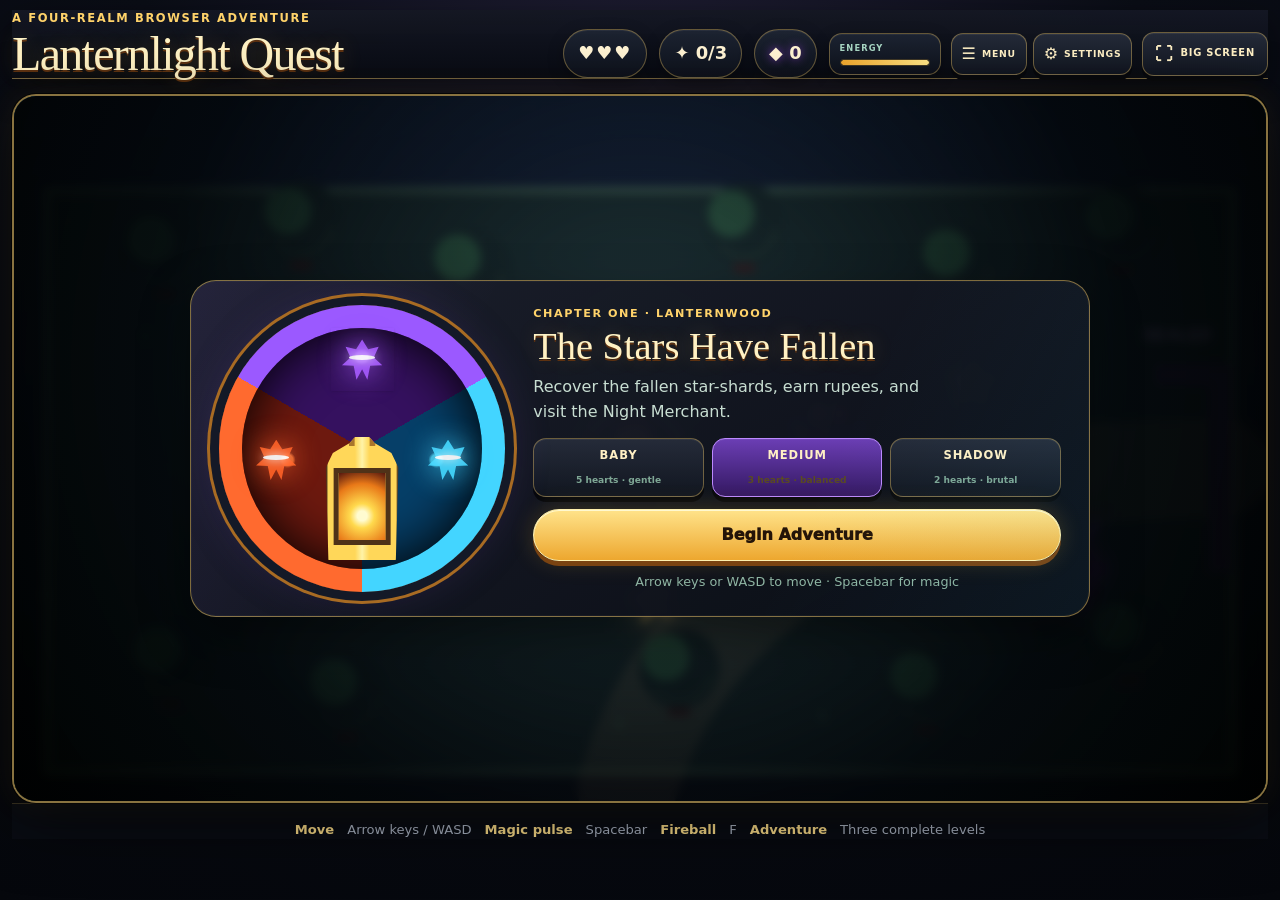
<file: index.html>
<!doctype html>
<html lang="en">
<head>
  <meta charset="utf-8">
  <meta name="viewport" content="width=device-width,initial-scale=1,maximum-scale=1,user-scalable=no,viewport-fit=cover">
  <meta name="theme-color" content="#091a16">
  <title>Lanternlight Quest</title>
  <style>html,body{margin:0;min-height:100%;background:#091a16;color:#fff4cf;font-family:system-ui,sans-serif}#boot{position:fixed;inset:0;display:grid;place-items:center;font-weight:800}</style>
</head>
<body>
<div id="boot">Loading Lanternlight…</div>
<script>
(function(){
'use strict';
fetch('./game.html?v=visual-polish-1',{cache:'no-cache'}).then(function(r){if(!r.ok)throw new Error('Could not load game ('+r.status+')');return r.text()}).then(function(html){
var pairs=[
 ['Math.max(60,Math.min(140,e.brightness))','Math.max(60,Math.min(100,e.brightness))'],
 ['min:`60`,max:`140`,step:`5`,value:B','min:`60`,max:`100`,step:`5`,value:B'],
 ['re=e=>e===`baby`?5:e===`shadow`?2:3','re=e=>(e===`baby`?5:e===`shadow`?2:3)+Math.max(0,Number(localStorage.getItem(`lanternwood-heart-bonus`)||0))'],
 ['if(_&&B&&z<=0){','if(_&&B&&z<=0&&we>=1.25*x){we-=1.25*x;'],
 ['let e=i===3?s:c,n=v[t];','let e=c,n=v[t];'],
 ['y.current===`lost`?Ie(x.current):Ie(S.current,!0)','y.current===`lost`?Ie(x.current):y.current===`won`?(location.href=`./water-depths/?v=merchant-fix-1`):Ie(S.current,!0)'],
 ['w===`won`?`You Won!`','w===`won`?`Water Depths Await!`'],
 ['w===`won`?`You defeated the Ember Warden and restored all three realms. Do you want to play again?`','w===`won`?`The Ember Warden is defeated, but the Water Depths have opened beyond the dawn portal. The Tidal Warden is waiting.`'],
 ['w===`won`||w===`lost`?`Play Again`','w===`won`?`Enter Water Depths`:w===`lost`?`Play Again`'],
 ['Fireball deals 2 damage to Wardens, but 1 to Ember enemies.','Fireball deals 2× lantern damage and costs only 1.25× lantern stamina.'],
 ['Fireball! 1 damage to Ember enemies, 2 to the Warden.','Fireball! 2× lantern damage with reduced stamina cost.'],
 ['Fireball unlocked! It deals 1 damage to Ember enemies and 2 to Wardens.','Fireball unlocked! It deals 2× lantern damage and costs 1.25× lantern stamina.'],
 ['Cast Fireball. One damage to Ember enemies and two damage to Wardens.','Cast Fireball. Deals 2× lantern damage with reduced stamina cost.']
];
for(var i=0;i<pairs.length;i++){if(html.indexOf(pairs[i][0])!==-1)html=html.replace(pairs[i][0],pairs[i][1]);else console.warn('Lanternlight optional patch missing #'+i)}
var enemyTail='r.fillStyle=t?`#17333b`:`#e14870`,r.beginPath(),r.arc(-6,-2,2,0,Math.PI*2),r.arc(6,-2,2,0,Math.PI*2),r.fill();let o=ae(i,d);';
var enemyPolish='r.fillStyle=t?`#17333b`:`#e14870`,r.beginPath(),r.arc(-6,-2,2,0,Math.PI*2),r.arc(6,-2,2,0,Math.PI*2),r.fill(),r.strokeStyle=t?`#a8f4ff`:i===3?`#ffad63`:`#c98cff`,r.lineWidth=2,r.beginPath(),r.arc(0,4,10,.15,Math.PI-.15),r.stroke(),r.fillStyle=t?`#d8fbff`:`#fff3d6`,r.beginPath(),r.arc(-6,-3,1.1,0,Math.PI*2),r.arc(6,-3,1.1,0,Math.PI*2),r.fill(),r.shadowColor=i===3?`#ff5a25`:`#8b4cff`,r.shadowBlur=14,r.strokeStyle=i===3?`#ff7b36`:`#7050a8`,r.lineWidth=3,r.beginPath(),r.moveTo(-15,-18),r.lineTo(-22,-27),r.moveTo(15,-18),r.lineTo(22,-27),r.stroke(),r.shadowBlur=0;let o=ae(i,d);';
if(html.indexOf(enemyTail)!==-1)html=html.replace(enemyTail,enemyPolish);
var playerTail='r.strokeStyle=`#a35d4b`,r.lineWidth=1.4,r.beginPath(),r.arc(0,-15,3,.2,Math.PI-.2),r.stroke(),r.restore()},We=()=>';
var playerPolish='r.strokeStyle=`#a35d4b`,r.lineWidth=1.4,r.beginPath(),r.arc(0,-15,3,.2,Math.PI-.2),r.stroke(),m.invincible>0&&(r.shadowColor=`#a14cff`,r.shadowBlur=30,r.strokeStyle=`rgba(126,54,184,.85)`,r.lineWidth=5,r.beginPath(),r.arc(0,-6,27+Math.sin(Y*14)*3,0,Math.PI*2),r.stroke(),r.fillStyle=`rgba(52,15,76,.42)`,r.beginPath(),r.ellipse(0,-5,22,31,0,0,Math.PI*2),r.fill(),r.fillStyle=`#e8d4ff`,r.beginPath(),r.arc(-4,-19,1.7,0,Math.PI*2),r.arc(4,-19,1.7,0,Math.PI*2),r.fill(),r.shadowBlur=0),r.restore()},We=()=>';
if(html.indexOf(playerTail)!==-1)html=html.replace(playerTail,playerPolish);
var anchor='},[z,B,H,W]),(0,r.useEffect)(()=>(document.body.style.overflow=G?`hidden`:``,()=>{document.body.style.overflow=``}),[G])';
var replacement='},[z,B,H,W]),(0,r.useEffect)(()=>{localStorage.setItem(`lanternwood-rupees`,String(A))},[A]),(0,r.useEffect)(()=>{let e=e=>{let t=e.detail||{},n=Number(t.cost),i=String(t.id);if(!n||!i||A<n)return;let a={};try{a=JSON.parse(localStorage.getItem(`lanternwood-heart-bought`)||`{}`)||{}}catch{}if(a[i])return;a[i]=!0;localStorage.setItem(`lanternwood-heart-bought`,JSON.stringify(a));localStorage.setItem(`lanternwood-heart-bonus`,String(Math.max(0,Number(localStorage.getItem(`lanternwood-heart-bonus`)||0))+1));xe(A-n),O(e=>e+1),ge(e=>e+1),Q(`collect`),X(`Heart upgrade purchased! Maximum health increased.`)};return window.addEventListener(`lantern-buy-heart`,e),()=>window.removeEventListener(`lantern-buy-heart`,e)},[A,Q]),(0,r.useEffect)(()=>(document.body.style.overflow=G?`hidden`:``,()=>{document.body.style.overflow=``}),[G])';
if(html.indexOf(anchor)===-1||html.indexOf('__ReactDOMClient.hydrateRoot')===-1)throw new Error('Lanternlight critical hook verification failed');
html=html.replace(anchor,replacement);
var enhancer='<script>(function(){function bought(){try{return JSON.parse(localStorage.getItem("lanternwood-heart-bought")||"{}")||{}}catch(e){return {}}}function addHeart(){var shop=document.querySelector(".merchant-shop"),goods=shop&&shop.querySelector(".merchant-goods");if(!shop||!goods||goods.querySelector(".heart-upgrade-product"))return;var id=shop.getAttribute("aria-label").indexOf("lantern")>=0?1:2,cost=id===1?4:8,box=document.createElement("div");box.className="heart-upgrade-product";box.style.cssText="margin-top:9px;padding-top:9px;border-top:1px solid rgba(255,255,255,.22);display:flex;align-items:center;justify-content:space-between;gap:10px";var label=document.createElement("span"),btn=document.createElement("button");label.textContent="♥ Extra Heart · "+cost;function paint(){var own=!!bought()[id];btn.disabled=own;btn.textContent=own?"OWNED ✓":"BUY HEART"}btn.onclick=function(){window.dispatchEvent(new CustomEvent("lantern-buy-heart",{detail:{id:id,cost:cost}}));setTimeout(paint,50)};box.appendChild(label);box.appendChild(btn);goods.appendChild(box);paint()}function addWater(){var picker=document.querySelector(".level-picker");if(!picker||picker.querySelector(".water-depths-link"))return;var b=document.createElement("button");b.className="water-depths-link";b.innerHTML="<span>🌊</span><strong>LEVEL 4</strong><small>Water Depths + Tidal Warden</small>";b.onclick=function(){location.href="./water-depths/?v=merchant-fix-1"};picker.appendChild(b)}var o=new MutationObserver(function(){addHeart();addWater()});o.observe(document.documentElement,{childList:true,subtree:true});addHeart();addWater()})();<\/script><script src="./dev-menu.js?v=5"><\/script>';
html=html.replace('</body>',enhancer+'</body>');
document.open();document.write(html);document.close();
}).catch(function(err){console.error(err);document.getElementById('boot').textContent='Lanternlight could not start: '+(err&&err.message?err.message:err)});
})();
</script>
</body>
</html>
</file>
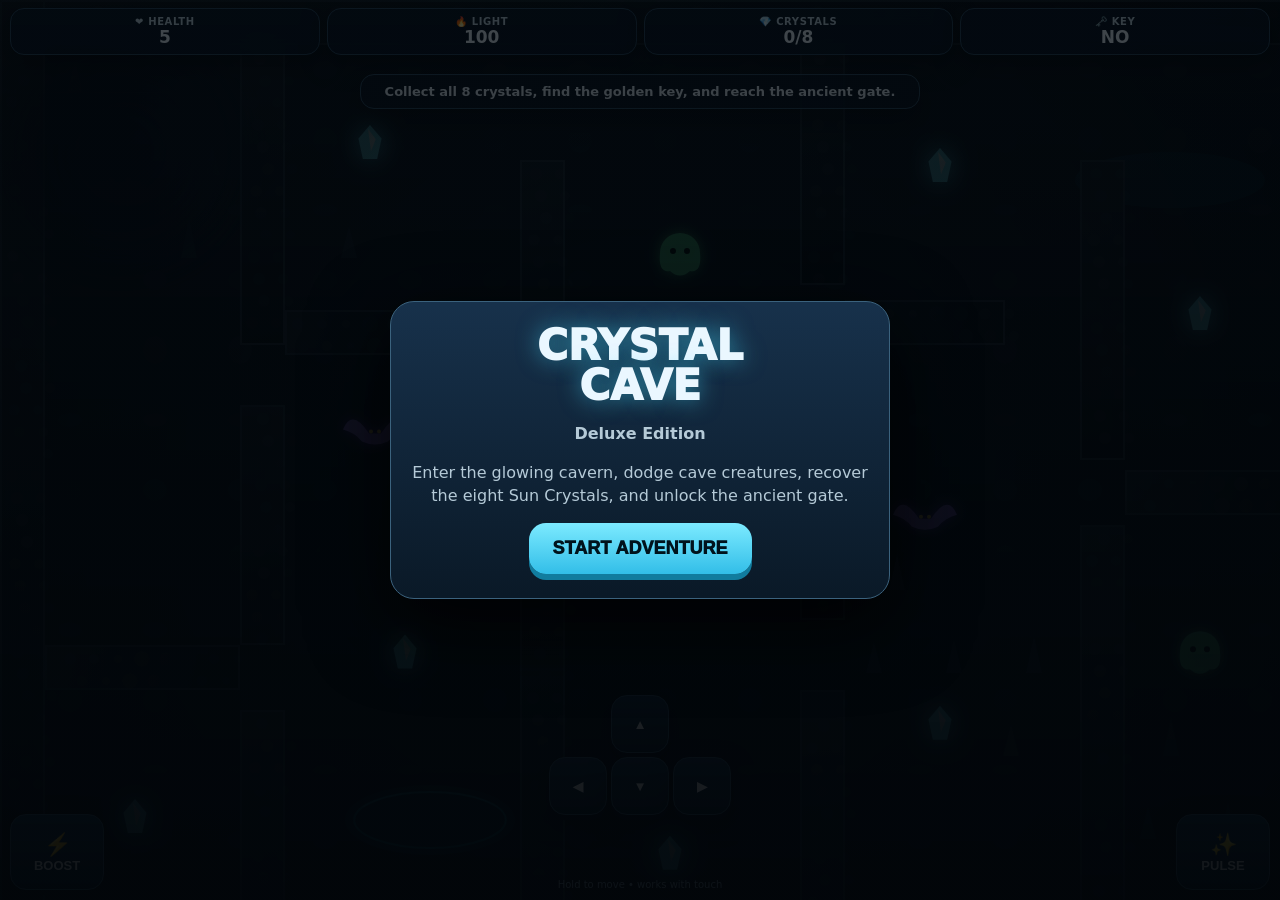
<file: crystal-cave/index.html>
<!doctype html>
<html lang="en">
<head>
<meta charset="utf-8">
<meta name="viewport" content="width=device-width,initial-scale=1,maximum-scale=1,user-scalable=no,viewport-fit=cover">
<title>Crystal Cave Deluxe</title>
<style>
:root{
  --ink:#eaf7ff; --muted:#9fb7c8; --cyan:#4de2ff; --gold:#ffd568;
}
*{box-sizing:border-box;-webkit-tap-highlight-color:transparent}
html,body{margin:0;width:100%;height:100%;overflow:hidden;background:#02070d;font-family:system-ui,-apple-system,Segoe UI,Roboto,sans-serif;color:var(--ink)}
body{touch-action:none}
#wrap{position:fixed;inset:0;background:radial-gradient(circle at 50% 10%,#10253d 0,#06101b 50%,#02070d 100%)}
canvas{position:absolute;inset:0;width:100%;height:100%;display:block}
#hud{position:absolute;left:0;right:0;top:0;padding:calc(env(safe-area-inset-top) + 8px) 10px 8px;display:grid;grid-template-columns:repeat(4,1fr);gap:7px;pointer-events:none}
.stat{backdrop-filter:blur(10px);background:#061523cc;border:1px solid #27465d;border-radius:14px;padding:7px 5px;text-align:center;box-shadow:0 8px 24px #0008}
.stat b{display:block;font-size:10px;letter-spacing:.6px;color:#bdd3e0}.stat span{font-weight:900;font-size:17px}
#message{position:absolute;top:calc(env(safe-area-inset-top) + 74px);left:50%;transform:translateX(-50%);width:min(86vw,560px);text-align:center;padding:9px 12px;border-radius:14px;background:#061523d9;border:1px solid #2b4d63;box-shadow:0 10px 30px #0007;font-weight:800;font-size:13px;pointer-events:none}
#controls{position:absolute;left:0;right:0;bottom:0;padding:10px 10px calc(env(safe-area-inset-bottom) + 10px);display:grid;grid-template-columns:94px 1fr 94px;align-items:end;gap:10px}
.pad{display:grid;grid-template-columns:repeat(3,58px);grid-template-rows:repeat(3,58px);gap:4px;justify-content:center}
.btn,.action{touch-action:none;user-select:none;border:1px solid #395b72;background:linear-gradient(180deg,#17354d,#0b1c2b);color:white;border-radius:16px;font-weight:900;box-shadow:0 5px 0 #02090f,0 8px 22px #0008}
.btn:active,.action:active,.held{transform:translateY(3px);box-shadow:0 2px 0 #02090f;background:#214a69}
#up{grid-column:2;grid-row:1}#left{grid-column:1;grid-row:2}#down{grid-column:2;grid-row:2}#right{grid-column:3;grid-row:2}
.action{height:76px;font-size:13px;padding:6px}.action strong{display:block;font-size:22px}
.centerNote{text-align:center;color:#aac2d0;font-size:10px;margin-top:2px}
.overlay{position:absolute;inset:0;display:flex;align-items:center;justify-content:center;padding:20px;background:linear-gradient(#02060abb,#02060af0);z-index:10}
.card{width:min(94vw,500px);padding:24px 20px;border-radius:24px;background:linear-gradient(180deg,#17314b,#0a1927);border:1px solid #3b627d;box-shadow:0 24px 80px #000c;text-align:center}
.logo{font-size:42px;font-weight:1000;line-height:.95;margin:0 0 8px;text-shadow:0 0 22px #48dfff88}
.card p{color:#b5cad7;line-height:1.45}.play{border:0;border-radius:17px;padding:15px 24px;font-size:18px;font-weight:1000;background:linear-gradient(#7ceaff,#32bee8);color:#00131c;box-shadow:0 6px 0 #117c9e}
.play:active{transform:translateY(3px);box-shadow:0 3px 0 #117c9e}
@media(max-width:460px){
  #controls{grid-template-columns:82px 1fr 82px;gap:5px}
  .pad{grid-template-columns:repeat(3,52px);grid-template-rows:repeat(3,52px)}
  .action{height:66px;font-size:11px}
  .action strong{font-size:18px}
}
</style>
</head>
<body>
<div id="wrap">
<canvas id="c"></canvas>
<div id="hud">
  <div class="stat"><b>❤️ HEALTH</b><span id="hp">5</span></div>
  <div class="stat"><b>🔥 LIGHT</b><span id="light">100</span></div>
  <div class="stat"><b>💎 CRYSTALS</b><span id="gems">0/8</span></div>
  <div class="stat"><b>🗝️ KEY</b><span id="key">NO</span></div>
</div>
<div id="message">Collect all 8 crystals, find the golden key, and reach the ancient gate.</div>
<div id="controls">
  <button class="action" id="boost"><strong>⚡</strong>BOOST</button>
  <div>
    <div class="pad">
      <button class="btn" id="up">▲</button>
      <button class="btn" id="left">◀</button>
      <button class="btn" id="down">▼</button>
      <button class="btn" id="right">▶</button>
    </div>
    <div class="centerNote">Hold to move • works with touch</div>
  </div>
  <button class="action" id="pulse"><strong>✨</strong>PULSE</button>
</div>
<div class="overlay" id="overlay">
  <div class="card">
    <div class="logo">CRYSTAL<br>CAVE</div>
    <p><b>Deluxe Edition</b></p>
    <p>Enter the glowing cavern, dodge cave creatures, recover the eight Sun Crystals, and unlock the ancient gate.</p>
    <button class="play" id="start">START ADVENTURE</button>
  </div>
</div>
</div>

<script>
const c=document.getElementById('c'),x=c.getContext('2d');
const $=id=>document.getElementById(id);
let W,H,DPR=1,last=performance.now(),running=false,boost=false,pulse=0,msgTime=0;
let dir={x:0,y:0},keys={};
const world={w:1600,h:1000};
const p={x:120,y:150,r:17,hp:5,light:100,gems:0,key:false,hit:0,step:0};
const camera={x:0,y:0};

const walls=[
 [0,0,1600,45],[0,955,1600,45],[0,0,45,1000],[1555,0,45,1000],
 [240,45,45,300],[240,405,45,240],[240,710,45,245],
 [520,160,45,300],[520,530,45,425],
 [800,45,45,240],[800,350,45,270],[800,690,45,265],
 [1080,160,45,300],[1080,525,45,430],
 [1330,45,45,270],[1330,385,45,280],[1330,735,45,220],
 [285,310,160,45],[45,645,195,45],[565,480,165,45],[845,300,160,45],
 [1125,470,160,45],[1375,665,180,45]
].map(a=>({x:a[0],y:a[1],w:a[2],h:a[3]}));

const gems=[
 {x:370,y:145},{x:135,y:820},{x:405,y:655},{x:670,y:850},
 {x:940,y:165},{x:940,y:720},{x:1200,y:310},{x:1460,y:840}
].map(g=>({...g,t:false,phase:Math.random()*6.28}));
const keyItem={x:1220,y:835,t:false};
const exit={x:1490,y:110};

const enemies=[
 {type:'bat',x:375,y:430,vx:55,vy:20,r:18,phase:0},
 {type:'slime',x:680,y:250,vx:-32,vy:44,r:22,phase:1.8},
 {type:'bat',x:925,y:520,vx:50,vy:-38,r:18,phase:2.4},
 {type:'slime',x:1200,y:650,vx:-42,vy:-24,r:22,phase:3.1},
 {type:'bat',x:1460,y:440,vx:30,vy:50,r:18,phase:4.4}
];
const particles=[];

function fit(){
  DPR=Math.min(2,devicePixelRatio||1);W=innerWidth;H=innerHeight;
  c.width=W*DPR;c.height=H*DPR;c.style.width=W+'px';c.style.height=H+'px';
  x.setTransform(DPR,0,0,DPR,0,0);
}
addEventListener('resize',fit);fit();

function collide(nx,ny,r=p.r){
  for(const w of walls) if(nx+r>w.x&&nx-r<w.x+w.w&&ny+r>w.y&&ny-r<w.y+w.h) return true;
  return false;
}
function d(a,b){return Math.hypot(a.x-b.x,a.y-b.y)}
function say(t,s=2){$('message').textContent=t;msgTime=s}
function hud(){ $('hp').textContent=p.hp;$('light').textContent=Math.max(0,Math.round(p.light));$('gems').textContent=p.gems+'/8';$('key').textContent=p.key?'YES':'NO' }
function reset(){
 Object.assign(p,{x:120,y:150,hp:5,light:100,gems:0,key:false,hit:0,step:0});
 gems.forEach(g=>g.t=false);keyItem.t=false;particles.length=0;hud();
}
function burst(px,py,color,n=16){
 for(let i=0;i<n;i++){let a=Math.random()*Math.PI*2,s=40+Math.random()*110;particles.push({x:px,y:py,vx:Math.cos(a)*s,vy:Math.sin(a)*s,life:.5+Math.random()*.7,color,size:2+Math.random()*4})}
}
function finish(win){
 running=false;
 $('overlay').style.display='flex';
 $('overlay').innerHTML=`<div class="card"><div class="logo">${win?'YOU<br>ESCAPED!':'CAVE<br>CLAIMED YOU'}</div><p>${win?'The Sun Crystals blaze back to life. The ancient gate opens and the whole cavern erupts in light.':'The cavern goes dark. Try again and save BOOST for dangerous corridors.'}</p><p><b>Crystals:</b> ${p.gems}/8</p><button class="play" id="again">PLAY AGAIN</button></div>`;
 $('again').onclick=()=>{reset();$('overlay').style.display='none';running=true;last=performance.now()}
}

function update(dt,t){
 if(!running)return;
 p.hit=Math.max(0,p.hit-dt);pulse=Math.max(0,pulse-dt);
 if(msgTime>0){msgTime-=dt;if(msgTime<=0)$('message').textContent='Collect all 8 crystals, find the golden key, and reach the ancient gate.'}
 let dx=dir.x,dy=dir.y;
 if(keys['arrowleft']||keys['a'])dx--; if(keys['arrowright']||keys['d'])dx++;
 if(keys['arrowup']||keys['w'])dy--; if(keys['arrowdown']||keys['s'])dy++;
 let m=Math.hypot(dx,dy);if(m){dx/=m;dy/=m}
 let sp=145;
 if(boost&&p.light>0){sp=275;p.light-=25*dt}else p.light-=1.2*dt;
 p.step+=m*sp*dt*.07;
 let nx=p.x+dx*sp*dt,ny=p.y+dy*sp*dt;
 if(!collide(nx,p.y))p.x=nx;if(!collide(p.x,ny))p.y=ny;

 for(const e of enemies){
   let ex=e.x+e.vx*dt,ey=e.y+e.vy*dt;
   if(collide(ex,e.y,e.r))e.vx*=-1;else e.x=ex;
   if(collide(e.x,ey,e.r))e.vy*=-1;else e.y=ey;
   if(d(p,e)<p.r+e.r+4&&p.hit<=0){p.hp--;p.hit=1.1;burst(p.x,p.y,'#ff6574',18);say('💥 A cave creature hit you!')}
 }
 for(const g of gems) if(!g.t&&d(p,g)<34){g.t=true;p.gems++;p.light=Math.min(100,p.light+9);burst(g.x,g.y,'#4de2ff',24);say('💎 Sun Crystal recovered!')}
 if(!keyItem.t&&d(p,keyItem)<36){keyItem.t=true;p.key=true;burst(keyItem.x,keyItem.y,'#ffd568',30);say('🗝️ Golden key found!')}
 if(d(p,exit)<55){
   if(p.gems===8&&p.key)finish(true);
   else say(`The gate is sealed — ${8-p.gems} crystal${8-p.gems===1?'':'s'}${p.key?'':' + key'} missing.`,1.2)
 }
 if(p.hp<=0||p.light<=0)finish(false);

 for(let i=particles.length-1;i>=0;i--){const q=particles[i];q.x+=q.vx*dt;q.y+=q.vy*dt;q.vy+=30*dt;q.life-=dt;if(q.life<=0)particles.splice(i,1)}
 camera.x+=(Math.max(0,Math.min(world.w-W,p.x-W*.5))-camera.x)*Math.min(1,dt*7);
 camera.y+=(Math.max(0,Math.min(world.h-H,p.y-H*.5))-camera.y)*Math.min(1,dt*7);
 hud();
}
function caveRock(wx,wy,ww,wh){
 const grd=x.createLinearGradient(wx,wy,wx+ww,wy+wh);grd.addColorStop(0,'#1b3140');grd.addColorStop(.5,'#102433');grd.addColorStop(1,'#091720');
 x.fillStyle=grd;x.fillRect(wx,wy,ww,wh);
 x.strokeStyle='#2e4b5b';x.lineWidth=2;x.strokeRect(wx+1,wy+1,ww-2,wh-2);
 for(let yy=wy+14;yy<wy+wh;yy+=22)for(let xx=wx+12;xx<wx+ww;xx+=24){x.fillStyle='rgba(129,171,192,.05)';x.beginPath();x.arc(xx+(yy%17),yy,4+(xx%5),0,6.28);x.fill()}
}
function crystal(cx,cy,s,phase){
 x.save();x.translate(cx,cy);let bob=Math.sin(phase)*4;x.translate(0,bob);
 x.shadowColor='#50e5ff';x.shadowBlur=24;x.fillStyle='#6cecff';
 x.beginPath();x.moveTo(0,-s);x.lineTo(s*.68,-s*.2);x.lineTo(s*.42,s);x.lineTo(-s*.42,s);x.lineTo(-s*.68,-s*.2);x.closePath();x.fill();
 x.fillStyle='#d4fbff';x.beginPath();x.moveTo(-2,-s*.78);x.lineTo(s*.34,-s*.15);x.lineTo(1,s*.55);x.closePath();x.fill();
 x.restore();
}
function bat(e,t){
 x.save();x.translate(e.x,e.y+Math.sin(t*5+e.phase)*4);x.fillStyle='#9f7cff';x.shadowColor='#5c36c9';x.shadowBlur=12;
 x.beginPath();x.moveTo(-6,0);x.quadraticCurveTo(-23,-20-Math.sin(t*10)*7,-32,-4);x.quadraticCurveTo(-20,-1,-13,8);x.quadraticCurveTo(0,14,13,8);x.quadraticCurveTo(20,-1,32,-4);x.quadraticCurveTo(23,-20-Math.sin(t*10)*7,6,0);x.closePath();x.fill();
 x.fillStyle='#ffdd6a';x.beginPath();x.arc(-4,-2,2,0,6.28);x.arc(4,-2,2,0,6.28);x.fill();x.restore();
}
function slime(e,t){
 x.save();x.translate(e.x,e.y+Math.sin(t*4+e.phase)*3);x.fillStyle='#5af0a2';x.shadowColor='#35bb75';x.shadowBlur=14;
 x.beginPath();x.arc(0,0,20,Math.PI,0);x.quadraticCurveTo(22,20,10,18);x.quadraticCurveTo(0,27,-10,18);x.quadraticCurveTo(-22,20,-20,0);x.closePath();x.fill();
 x.fillStyle='#082318';x.beginPath();x.arc(-7,-2,3,0,6.28);x.arc(7,-2,3,0,6.28);x.fill();x.restore();
}
function explorer(t){
 const blink=p.hit>0&&Math.floor(p.hit*12)%2===0;if(blink)return;
 x.save();x.translate(p.x,p.y);
 x.shadowColor='#ffd875';x.shadowBlur=18;
 x.fillStyle='#eac59e';x.beginPath();x.arc(0,-15,9,0,6.28);x.fill();
 x.fillStyle='#1d3550';x.fillRect(-10,-6,20,23);
 x.fillStyle='#b47d3c';x.fillRect(-12,-6,5,18);
 x.strokeStyle='#d5e6ee';x.lineWidth=5;x.lineCap='round';
 let swing=Math.sin(p.step)*5;x.beginPath();x.moveTo(-5,16);x.lineTo(-8+swing,29);x.moveTo(5,16);x.lineTo(8-swing,29);x.stroke();
 x.fillStyle='#ffd568';x.beginPath();x.arc(12,2,5,0,6.28);x.fill();x.shadowBlur=0;x.restore();
}
function draw(t){
 x.clearRect(0,0,W,H);
 x.fillStyle='#06111b';x.fillRect(0,0,W,H);
 x.save();x.translate(-camera.x,-camera.y);

 let bg=x.createLinearGradient(0,0,0,world.h);bg.addColorStop(0,'#0d2334');bg.addColorStop(1,'#07121b');x.fillStyle=bg;x.fillRect(0,0,world.w,world.h);
 for(let yy=70;yy<world.h;yy+=70)for(let xx=70;xx<world.w;xx+=85){
   let a=((xx*7+yy*3)%19)/19;x.fillStyle=`rgba(91,143,170,${.025+a*.035})`;x.beginPath();x.ellipse(xx,yy,10+(xx%17),5+(yy%11),0,0,6.28);x.fill();
 }

 x.fillStyle='#0b4960';x.globalAlpha=.55;x.beginPath();x.ellipse(430,820,85,35,0,0,6.28);x.ellipse(1170,180,95,28,0,0,6.28);x.fill();x.globalAlpha=1;
 x.strokeStyle='#1b89a7';x.lineWidth=2;x.beginPath();x.ellipse(430,820,75+Math.sin(t*2)*4,28,0,0,6.28);x.stroke();

 let eg=x.createRadialGradient(exit.x,exit.y,15,exit.x,exit.y,120);eg.addColorStop(0,'rgba(255,225,110,.9)');eg.addColorStop(1,'rgba(255,205,70,0)');x.fillStyle=eg;x.beginPath();x.arc(exit.x,exit.y,120,0,6.28);x.fill();
 x.fillStyle='#5a4530';x.fillRect(exit.x-30,exit.y-42,60,84);x.fillStyle='#d8a849';for(let i=-20;i<=20;i+=10)x.fillRect(exit.x+i-2,exit.y-35,4,70);

 for(const w of walls)caveRock(w.x,w.y,w.w,w.h);

 for(let i=0;i<30;i++){let sx=75+(i*137)%1450,sy=80+(i*83)%830;if(collide(sx,sy,8))continue;x.fillStyle='#183141';x.beginPath();x.moveTo(sx-8,sy+12);x.lineTo(sx,sy-18-(i%13));x.lineTo(sx+8,sy+12);x.closePath();x.fill()}

 for(const g of gems)if(!g.t){if(pulse>0){x.strokeStyle='#7cf1ff';x.lineWidth=3;x.beginPath();x.arc(g.x,g.y,34+Math.sin(t*8)*5,0,6.28);x.stroke()}crystal(g.x,g.y,17,t*3+g.phase)}
 if(!keyItem.t){
   if(pulse>0){x.strokeStyle='#ffe17b';x.lineWidth=3;x.beginPath();x.arc(keyItem.x,keyItem.y,38,0,6.28);x.stroke()}
   x.save();x.translate(keyItem.x,keyItem.y);x.shadowColor='#ffd568';x.shadowBlur=20;x.fillStyle='#ffd568';x.beginPath();x.arc(-9,0,9,0,6.28);x.fill();x.fillRect(0,-4,28,8);x.fillRect(19,4,5,11);x.restore()
 }

 for(const e of enemies)e.type==='bat'?bat(e,t):slime(e,t);
 explorer(t);

 for(const q of particles){x.globalAlpha=Math.max(0,q.life);x.fillStyle=q.color;x.beginPath();x.arc(q.x,q.y,q.size,0,6.28);x.fill()}x.globalAlpha=1;

 x.fillStyle=`rgba(0,0,0,${.48+(1-p.light/100)*.38})`;x.fillRect(0,0,world.w,world.h);
 x.globalCompositeOperation='destination-out';
 let r=150+Math.sin(t*4)*4;let lg=x.createRadialGradient(p.x,p.y,28,p.x,p.y,r);lg.addColorStop(0,'rgba(0,0,0,1)');lg.addColorStop(.45,'rgba(0,0,0,.75)');lg.addColorStop(1,'rgba(0,0,0,0)');x.fillStyle=lg;x.beginPath();x.arc(p.x,p.y,r,0,6.28);x.fill();
 x.globalCompositeOperation='source-over';

 x.restore();

 let vg=x.createRadialGradient(W/2,H/2,Math.min(W,H)*.2,W/2,H/2,Math.max(W,H)*.72);vg.addColorStop(0,'rgba(0,0,0,0)');vg.addColorStop(1,'rgba(0,0,0,.45)');x.fillStyle=vg;x.fillRect(0,0,W,H);
}

function frame(now){let dt=Math.min(.033,(now-last)/1000);last=now;update(dt,now/1000);draw(now/1000);requestAnimationFrame(frame)}requestAnimationFrame(frame);
$('start').onclick=()=>{reset();$('overlay').style.display='none';running=true;last=performance.now()};

function bind(id,dx,dy){
 const b=$(id);
 const on=e=>{e.preventDefault();dir={x:dx,y:dy};b.classList.add('held')};
 const off=e=>{e.preventDefault();dir={x:0,y:0};b.classList.remove('held')};
 ['pointerdown','touchstart'].forEach(ev=>b.addEventListener(ev,on,{passive:false}));
 ['pointerup','pointercancel','pointerleave','touchend','touchcancel'].forEach(ev=>b.addEventListener(ev,off,{passive:false}));
}
bind('up',0,-1);bind('down',0,1);bind('left',-1,0);bind('right',1,0);
const bb=$('boost');
function bon(e){e.preventDefault();boost=true;bb.classList.add('held')}
function boff(e){e.preventDefault();boost=false;bb.classList.remove('held')}
['pointerdown','touchstart'].forEach(ev=>bb.addEventListener(ev,bon,{passive:false}));
['pointerup','pointercancel','pointerleave','touchend','touchcancel'].forEach(ev=>bb.addEventListener(ev,boff,{passive:false}));
$('pulse').addEventListener('pointerdown',e=>{e.preventDefault();if(!running)return;if(p.light>=8){p.light-=8;pulse=2.2;say('✨ Ancient pulse reveals hidden treasures.')}else say('Not enough lantern light.')});
addEventListener('keydown',e=>{keys[e.key.toLowerCase()]=true;if(e.key===' ')boost=true});
addEventListener('keyup',e=>{keys[e.key.toLowerCase()]=false;if(e.key===' ')boost=false});
</script>
</body>
</html>
</file>
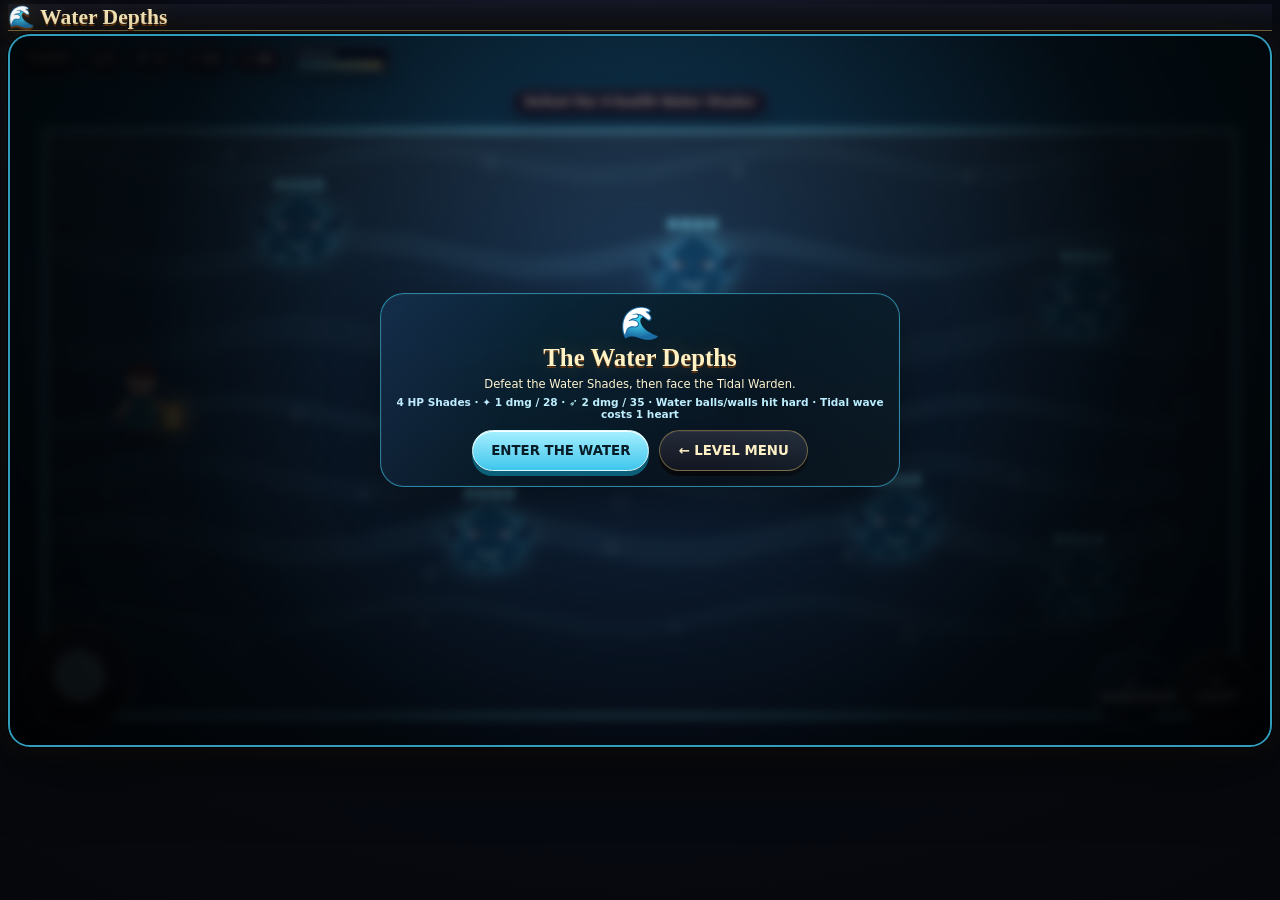
<file: water-depths/index.html>
<!doctype html>
<html lang="en">
<head>
<meta charset="utf-8">
<meta name="viewport" content="width=device-width,initial-scale=1,maximum-scale=1,user-scalable=no,viewport-fit=cover">
<meta name="theme-color" content="#061c2b">
<title>Lanternlight Quest — Water Depths</title>
<style>html,body{margin:0;width:100%;height:100%;overflow:hidden;background:#061c2b;color:#fff4cf;font-family:system-ui,sans-serif}#boot{position:fixed;inset:0;display:grid;place-items:center;font-weight:900}</style>
</head>
<body>
<div id="boot">Loading Water Depths…</div>
<script>
(function(){
'use strict';
var devBoss=new URLSearchParams(location.search).get('devboss')==='1';
fetch('./game.html?v=direct-water-2',{cache:'no-store'}).then(function(r){if(!r.ok)throw new Error('Could not load Water Depths ('+r.status+')');return r.text()}).then(function(html){
function swap(from,to,label){if(html.indexOf(from)===-1)throw new Error('Water patch target missing: '+label);html=html.replace(from,to)}

swap('🔥 56 stamina','➶ 35 stamina','harpoon HUD');
swap('Fireball does <b>2 damage</b> for <b>56 stamina</b>.','Harpoon does <b>2 damage</b> for <b>35 stamina</b>.','harpoon intro');
swap('4 light hits or 2 Fireballs.','4 light hits or 2 Harpoons.','regular wall copy');
swap('5 light hits or 3 Fireballs.','5 light hits or 3 Harpoons.','reinforced wall copy');
swap('🔥<br>FIREBALL','➶<br>HARPOON','harpoon button');
swap("function fire(){if(!running||stamina<56)return;stamina-=56;","function fire(){if(!running||stamina<35)return;stamina-=35;",'harpoon stamina');
swap("mission.textContent='Fireball: 2 damage · 56 stamina'","mission.textContent='Harpoon: 2 damage · 35 stamina'",'harpoon mission');

var oldShot="for(const s of shots){x.fillStyle='#ff7627';x.beginPath();x.arc(s.x,s.y,11,0,Math.PI*2);x.fill()}";
var newShot="for(const s of shots){x.save();x.translate(s.x,s.y);x.rotate(Math.atan2(s.vy,s.vx));x.shadowColor='#b9f7ff';x.shadowBlur=14;x.strokeStyle='#e7fdff';x.lineWidth=4;x.lineCap='round';x.beginPath();x.moveTo(-19,0);x.lineTo(14,0);x.stroke();x.fillStyle='#8cecff';x.beginPath();x.moveTo(19,0);x.lineTo(7,-7);x.lineTo(7,7);x.closePath();x.fill();x.strokeStyle='#66b9ce';x.lineWidth=2;x.beginPath();x.moveTo(-14,-6);x.lineTo(-20,0);x.lineTo(-14,6);x.stroke();x.restore()}";
swap(oldShot,newShot,'harpoon projectile');

var oldEnemy="for(const e of enemies){x.fillStyle='#176c87';x.shadowColor='#5ee9ff';x.shadowBlur=15;x.beginPath();x.arc(e.x,e.y,23,0,Math.PI*2);x.fill();x.shadowBlur=0;for(let i=0;i<4;i++){x.fillStyle=i<e.hp?'#79efff':'#173747';x.beginPath();x.arc(e.x-15+i*10,e.y-34,4,0,Math.PI*2);x.fill()}}";
var newEnemy="for(const e of enemies){x.save();x.translate(e.x,e.y);x.shadowColor='#49ddff';x.shadowBlur=18;x.fillStyle=e.stun>0?'#4bafbf':'#07506b';x.beginPath();x.moveTo(0,-28);x.quadraticCurveTo(25,-17,23,8);x.lineTo(14,21);x.lineTo(5,14);x.lineTo(-4,23);x.lineTo(-12,14);x.lineTo(-23,20);x.quadraticCurveTo(-26,-12,0,-28);x.fill();x.fillStyle='#0a3148';x.beginPath();x.moveTo(-21,-7);x.lineTo(-34,-17);x.lineTo(-27,2);x.moveTo(21,-7);x.lineTo(34,-17);x.lineTo(27,2);x.fill();x.shadowBlur=0;x.fillStyle='#dffcff';x.beginPath();x.moveTo(-15,-9);x.lineTo(-3,-6);x.lineTo(-14,-2);x.moveTo(15,-9);x.lineTo(3,-6);x.lineTo(14,-2);x.fill();x.fillStyle='#08202d';x.beginPath();x.arc(-9,-6,2.5,0,Math.PI*2);x.arc(9,-6,2.5,0,Math.PI*2);x.fill();x.strokeStyle='#a8eff7';x.lineWidth=2;x.beginPath();x.moveTo(-9,7);x.lineTo(0,12);x.lineTo(9,7);x.stroke();for(let i=0;i<4;i++){x.fillStyle=i<e.hp?'#79efff':'#173747';x.beginPath();x.arc(-15+i*10,-37,4,0,Math.PI*2);x.fill()}x.restore()}";
swap(oldEnemy,newEnemy,'Water Shade art');

var oldBoss="if(bossOn&&boss.hp>0){x.fillStyle='#053d55';x.shadowColor='#5de8ff';x.shadowBlur=28;x.beginPath();x.arc(boss.x,boss.y,48,0,Math.PI*2);x.fill();x.fillStyle='#8cf3ff';x.beginPath();x.moveTo(boss.x-34,boss.y-30);x.lineTo(boss.x-18,boss.y-65);x.lineTo(boss.x,boss.y-44);x.lineTo(boss.x+20,boss.y-68);x.lineTo(boss.x+36,boss.y-30);x.closePath();x.fill();x.shadowBlur=0}";
var newBoss="if(bossOn&&boss.hp>0){x.save();x.translate(boss.x,boss.y);x.shadowColor='#66edff';x.shadowBlur=34;x.fillStyle=boss.stun>0?'#357f91':'#032f47';x.beginPath();x.moveTo(-48,32);x.quadraticCurveTo(-55,-12,-32,-35);x.lineTo(-43,-53);x.lineTo(-20,-46);x.lineTo(0,-72);x.lineTo(20,-46);x.lineTo(44,-55);x.lineTo(32,-34);x.quadraticCurveTo(55,-10,48,32);x.lineTo(27,19);x.lineTo(15,38);x.lineTo(0,22);x.lineTo(-15,39);x.lineTo(-28,18);x.closePath();x.fill();x.strokeStyle='#76eaff';x.lineWidth=4;x.stroke();x.shadowBlur=0;x.fillStyle='#d9fbff';x.beginPath();x.moveTo(-25,-19);x.lineTo(-5,-13);x.lineTo(-22,-7);x.moveTo(25,-19);x.lineTo(5,-13);x.lineTo(22,-7);x.fill();x.fillStyle='#06161f';x.beginPath();x.arc(-14,-13,4,0,Math.PI*2);x.arc(14,-13,4,0,Math.PI*2);x.fill();x.strokeStyle='#9befff';x.lineWidth=4;x.beginPath();x.moveTo(-20,8);x.quadraticCurveTo(0,23,20,8);x.stroke();x.restore()}";
swap(oldBoss,newBoss,'Tidal Warden art');

var oldPlayer="x.save();x.translate(p.x,p.y);if(p.inv>0&&Math.floor(p.inv*10)%2===0)x.globalAlpha=.45;x.fillStyle='#1e7a7e';x.fillRect(-13,-13,26,31);x.fillStyle='#efb78d';x.beginPath();x.arc(0,-21,11,0,Math.PI*2);x.fill();x.fillStyle='#ffe56f';x.fillRect(17,-2,15,20);x.restore()";
var newPlayer="x.save();x.translate(p.x,p.y);if(p.inv>0&&Math.floor(p.inv*10)%2===0)x.globalAlpha=.55;if(p.inv>0){x.shadowColor='#9a4cff';x.shadowBlur=28;x.strokeStyle='#9c55d9';x.lineWidth=5;x.beginPath();x.arc(0,-4,31,0,Math.PI*2);x.stroke();x.shadowBlur=0}x.fillStyle='#07141b88';x.beginPath();x.ellipse(0,23,20,6,0,0,Math.PI*2);x.fill();x.strokeStyle='#4a3025';x.lineWidth=6;x.lineCap='round';x.beginPath();x.moveTo(-6,10);x.lineTo(-8,22);x.moveTo(6,10);x.lineTo(8,22);x.stroke();x.fillStyle=p.inv>0?'#36204d':'#176f78';x.beginPath();x.moveTo(-13,-10);x.lineTo(12,-10);x.lineTo(11,13);x.quadraticCurveTo(0,19,-11,13);x.closePath();x.fill();x.strokeStyle='#e6ad80';x.lineWidth=5;x.beginPath();x.moveTo(-10,-6);x.lineTo(-18,5);x.moveTo(10,-6);x.lineTo(20,0);x.stroke();x.fillStyle='#efb78d';x.beginPath();x.arc(0,-22,11,0,Math.PI*2);x.fill();x.fillStyle=p.inv>0?'#170e24':'#5c3226';x.beginPath();x.arc(0,-25,12,Math.PI,Math.PI*2);x.fill();x.fillStyle=p.inv>0?'#e8d4ff':'#fff7e7';x.beginPath();x.arc(-4,-21,2,0,Math.PI*2);x.arc(4,-21,2,0,Math.PI*2);x.fill();x.fillStyle='#16282a';x.beginPath();x.arc(-4,-21,1,0,Math.PI*2);x.arc(4,-21,1,0,Math.PI*2);x.fill();x.shadowColor='#ffe56f';x.shadowBlur=18;x.fillStyle='#ffe56f';x.fillRect(17,-4,13,18);x.strokeStyle='#b97827';x.lineWidth=2;x.strokeRect(17,-4,13,18);x.shadowBlur=0;x.restore()";
swap(oldPlayer,newPlayer,'explorer art');

var arenaAnchor="x.strokeStyle='#5bc7df';x.lineWidth=5;x.strokeRect(26,72,W-52,H-94);";
var underwater="x.strokeStyle='#5bc7df';x.lineWidth=5;x.strokeRect(26,72,W-52,H-94);let uw=performance.now()/1000;x.save();x.globalCompositeOperation='screen';for(let i=0;i<7;i++){let yy=105+i*58+Math.sin(uw*1.25+i)*13;x.strokeStyle='rgba(126,232,255,'+(0.075+i%2*.035)+')';x.lineWidth=13+i%3*4;x.beginPath();x.moveTo(35,yy);for(let xx=35;xx<W-25;xx+=45)x.lineTo(xx,yy+Math.sin(xx*.022+uw*1.8+i)*11);x.stroke()}for(let i=0;i<24;i++){let bx=45+(i*137)%870,by=495-((uw*(22+i%5*7)+i*83)%410),br=2+i%4;x.strokeStyle='rgba(203,249,255,'+(0.22+i%3*.08)+')';x.lineWidth=1.5;x.beginPath();x.arc(bx+Math.sin(uw+i)*10,by,br,0,Math.PI*2);x.stroke()}let rays=x.createLinearGradient(0,75,0,500);rays.addColorStop(0,'rgba(150,242,255,.18)');rays.addColorStop(.45,'rgba(48,175,211,.06)');rays.addColorStop(1,'rgba(0,22,55,.12)');x.fillStyle=rays;x.fillRect(26,72,W-52,H-94);x.restore();";
swap(arenaAnchor,underwater,'underwater canvas effects');

swap("addEventListener('keydown',e=>{let k=e.key.toLowerCase();keys.add(k);if(k===' '&&!e.repeat)light();if(k==='f'&&!e.repeat)fire()});","addEventListener('keydown',e=>{let k=e.key.toLowerCase();if(['w','a','s','d','arrowup','arrowdown','arrowleft','arrowright',' ','f'].includes(k))e.preventDefault();keys.add(k);if(k===' '&&!e.repeat)light();if(k==='f'&&!e.repeat)fire()});",'native WASD');

swap("<div class=\"stats\"><span class=\"pill\" id=\"hp\"></span><span class=\"pill\" id=\"rup\"></span><span class=\"pill\">✦ 28 stamina</span><span class=\"pill\">➶ 35 stamina</span></div>","<div class=\"stats water-hud\"><span class=\"pill\" id=\"hp\"></span><span class=\"pill\" id=\"rup\"></span><span class=\"pill\" id=\"shade\">🌊 6</span><span class=\"pill\">✦ 28</span><span class=\"pill\">➶ 35</span><span class=\"water-energy\" aria-label=\"100 percent energy\"><em>ENERGY</em><u><i id=\"ef\" style=\"width:100%\"></i></u></span></div>",'Water HUD markup');
swap("document.getElementById('hp').textContent='♥'.repeat(Math.max(0,hp))+'♡'.repeat(Math.max(0,maxHp-hp))+' · '+Math.round(stamina)+'%';document.getElementById('rup').textContent='◆ '+rupees;bf.style.width=Math.max(0,boss.hp/boss.max*100)+'%';","document.getElementById('hp').textContent='♥'.repeat(Math.max(0,hp))+'♡'.repeat(Math.max(0,maxHp-hp));document.getElementById('rup').textContent='◆ '+rupees;document.getElementById('shade').textContent='🌊 '+enemies.length;document.getElementById('ef').style.width=Math.max(0,stamina)+'%';document.querySelector('.water-energy').setAttribute('aria-label',Math.round(stamina)+' percent energy');bf.style.width=Math.max(0,boss.hp/boss.max*100)+'%';",'Water HUD updates');

swap("for(const w of waves){w.y+=w.vy*dt;w.life-=dt;if(!w.hit&&Math.abs(p.y-w.y)<w.h*.6){w.hit=true;hurt(3,'TIDAL WAVE! 3 hearts lost!')}}","for(const w of waves){w.y+=w.vy*dt;w.life-=dt;if(!w.hit&&Math.abs(p.y-w.y)<w.h*.34){w.hit=true;hurt(1,'TIDAL WAVE! 1 heart lost!')}}",'tidal wave collision');
var oldWaveDraw="for(const w of waves){x.fillStyle='#65e8ff88';x.fillRect(28,w.y-w.h,W-56,w.h*2)}";
var newWaveDraw="for(const w of waves){x.save();let yy=w.y;x.fillStyle='rgba(54,193,226,.18)';x.beginPath();x.moveTo(28,yy+18);for(let xx=28;xx<=W-28;xx+=32)x.lineTo(xx,yy+Math.sin(xx*.055+yy*.03)*10);x.lineTo(W-28,yy+34);x.lineTo(28,yy+34);x.closePath();x.fill();x.strokeStyle='rgba(214,251,255,.92)';x.lineWidth=5;x.shadowColor='#5de8ff';x.shadowBlur=12;x.beginPath();x.moveTo(28,yy);for(let xx=28;xx<=W-28;xx+=28)x.lineTo(xx,yy+Math.sin(xx*.06+yy*.025)*8);x.stroke();x.restore()}";
swap(oldWaveDraw,newWaveDraw,'tidal wave art');

var oldOverlay='<div class="overlay" id="overlay"><div class="panel"><div style="font-size:3rem">🌊</div><h2>The Water Depths</h2><p>Water enemies have <b>4 health</b>. Lantern light does <b>1 damage</b> for <b>28 stamina</b>. Harpoon does <b>2 damage</b> for <b>35 stamina</b>.</p><div class="shop"><b>Third Night Merchant</b><p>Permanent +1 maximum heart · 10 rupees</p><button id="buy">BUY HEART · ◆ 10</button></div><p>The Tidal Warden fires water balls, tidal waves, and water walls. Boss water attacks deal <b>3 hearts</b>.</p><p>Regular Water Walls: <b>4 HP</b> = 4 light hits or 2 Harpoons.<br>Reinforced Water Walls: <b>5 HP</b> = 5 light hits or 3 Harpoons.</p><button id="start">ENTER THE WATER</button><button id="back">← LEVEL MENU</button></div></div>';
var newOverlay='<div class="overlay" id="overlay"><div class="panel"><div style="font-size:2rem">🌊</div><h2>The Water Depths</h2><p>Defeat the Water Shades, then face the Tidal Warden.</p><div class="shop"><b>Third Night Merchant</b><p>♥ +1 maximum heart · ◆ 10</p><button id="buy">BUY HEART · ◆ 10</button></div><div class="water-quick">4 HP Shades · ✦ 1 dmg / 28 · ➶ 2 dmg / 35 · Water balls/walls hit hard · Tidal wave costs 1 heart</div><button id="start">ENTER THE WATER</button><button id="back">← LEVEL MENU</button></div></div>';
swap(oldOverlay,newOverlay,'compact intro');

var css='<style id="water-direct-fix">html,body{width:100%;height:100%;overflow:hidden}.wrap{width:100%;height:100dvh;max-width:none;margin:0;padding:4px 8px;display:flex;flex-direction:column;overflow:hidden}.top{flex:0 0 auto;margin:0 0 3px;gap:5px}.top h1{font-size:clamp(1rem,3vw,1.35rem);margin:0;white-space:nowrap}.top>.stats{display:none!important}.game{flex:0 0 auto;width:min(100%,calc((100dvh - 54px)*1.77778));margin:0 auto}.game canvas{width:100%;height:auto;aspect-ratio:16/9}.water-hud{position:absolute!important;z-index:4;top:8px;left:8px;right:8px;display:flex!important;gap:5px!important;align-items:center!important;justify-content:flex-start!important;flex-wrap:nowrap!important;pointer-events:none}.water-hud .pill{background:#03131ddd;border:1px solid #7edcf0;border-radius:999px;padding:6px 9px;font-size:.7rem;font-weight:950;white-space:nowrap;box-shadow:0 5px 18px #0008}.water-energy{background:#03131ddd;border:1px solid #7edcf0;border-radius:11px;width:105px;padding:5px 8px;box-shadow:0 5px 18px #0008}.water-energy em{display:block;color:#bfefff;font-size:.48rem;font-style:normal;font-weight:950;letter-spacing:.12em;margin-bottom:3px}.water-energy u{display:block;height:6px;background:#163a48;border-radius:99px;overflow:hidden}.water-energy u i{display:block;height:100%;background:linear-gradient(90deg,#49dfff,#fff17a);border-radius:inherit;transition:width .1s linear}.mission{top:52px!important}.boss{top:84px!important}.overlay[hidden]{display:none!important}.overlay{padding:6px}.panel{max-width:520px;max-height:calc(100% - 10px);overflow:hidden;padding:10px 14px}.panel h2{font-size:1.55rem;margin:2px}.panel p{font-size:.72rem;margin:5px}.shop{margin:6px 0;padding:7px}.water-quick{font-size:.66rem;font-weight:900;margin:5px 0;color:#bfefff}.mobile{display:block;pointer-events:none}.joy,.buttons,.buttons button{pointer-events:auto}.joy{touch-action:none}.buttons button{touch-action:manipulation}@media(orientation:landscape) and (max-height:520px){.wrap{padding:2px 7px}.top h1{font-size:.95rem}.game{width:min(100%,calc((100dvh - 40px)*1.77778))}.water-hud{top:5px;left:6px;right:6px;gap:3px!important}.water-hud .pill{font-size:.54rem;padding:4px 5px}.water-energy{width:78px;padding:3px 5px}.water-energy em{display:none}.mission{top:38px!important;font-size:.55rem;padding:4px 7px}.boss{top:65px!important}.joy{width:92px;height:92px;left:10px;bottom:10px}.buttons button{width:64px;height:64px;font-size:.72rem}.panel{max-width:480px;padding:7px 10px}.panel h2{font-size:1.15rem}.panel p,.water-quick{font-size:.58rem}.shop{padding:4px;margin:4px 0}.panel button{padding:6px 10px}}</style>';
html=html.replace('</head>',css+'</head>');

if(devBoss){
  swap('running=false,last=performance.now(),bossOn=false,won=false','running=false,last=performance.now(),bossOn=true,won=false','DEV boss active');
  html=html.replace(/let enemies=\[\[220,150\][\s\S]*?\.map\(v=>\(\{x:v\[0\],y:v\[1\],hp:4,stun:0\}\)\);/,'let enemies=[];');
  html=html.replace('</body>',"<script>setTimeout(function(){var b=document.getElementById('bossbar');if(b)b.hidden=false;var s=document.getElementById('start');if(s)s.click()},0)<\/script></body>");
}

html=html.replace('</body>','<script>(function(){var g=document.querySelector(".game"),s=document.querySelector(".water-hud");if(g&&s)g.insertBefore(s,g.firstChild)})();<\/script><script src="../portal-theme.js?v=3"><\/script></body>');
document.open();document.write(html);document.close();
}).catch(function(err){console.error(err);document.getElementById('boot').textContent='Water Depths could not start: '+(err&&err.message?err.message:err)});
})();
</script>
</body>
</html>
</file>
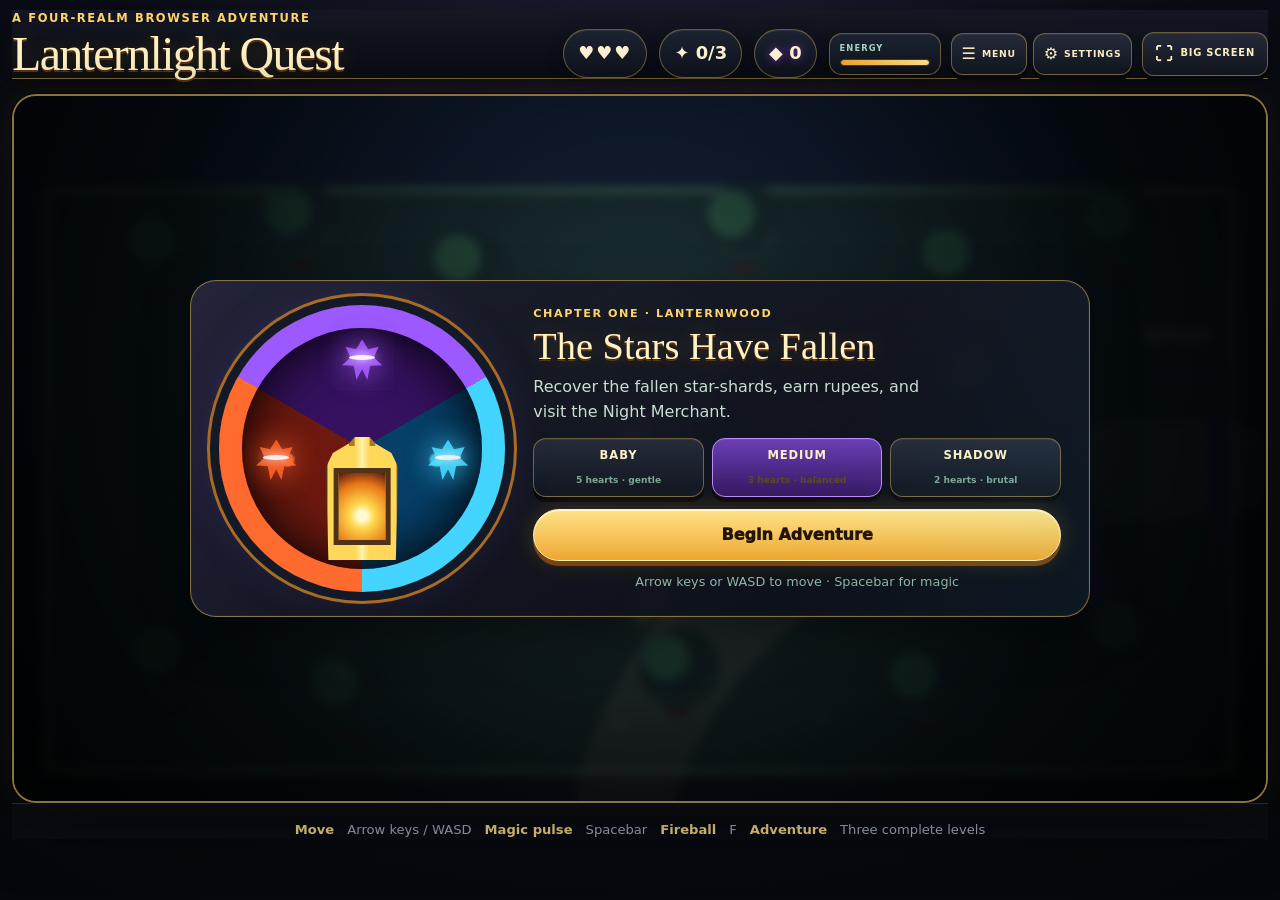
<file: fresh.html>
<!doctype html><html lang="en"><head><meta charset="utf-8"><meta name="viewport" content="width=device-width,initial-scale=1,maximum-scale=1,user-scalable=no,viewport-fit=cover"><meta name="theme-color" content="#091a16"><meta name="apple-mobile-web-app-capable" content="yes"><meta name="apple-mobile-web-app-status-bar-style" content="black-translucent"><meta name="apple-mobile-web-app-title" content="Lanternlight Quest"><link rel="apple-touch-icon" href="./apple-touch-icon.png?v=2"><link rel="icon" type="image/png" href="./apple-touch-icon.png?v=2"><link rel="manifest" href="./manifest.json?v=2"><title>Lanternlight Quest</title><style>html,body{margin:0;min-height:100%;background:#091a16;color:#fff4cf;font-family:system-ui,sans-serif}#boot{position:fixed;inset:0;display:grid;place-items:center;font-weight:800}</style></head><body><div id="boot">Loading Lanternlight…</div><script>(function(){fetch('./index.html?fresh=10',{cache:'no-store'}).then(function(r){if(!r.ok)throw new Error('Could not load Lanternlight ('+r.status+')');return r.text()}).then(function(html){
html=html.replace('./dev-menu.js?v=5','./dev-menu.js?v=10').replace('./dev-menu.js?v=6','./dev-menu.js?v=10').replace('./dev-menu.js?v=7','./dev-menu.js?v=10').replace('./dev-menu.js?v=8','./dev-menu.js?v=10').replace('./dev-menu.js?v=9','./dev-menu.js?v=10');
html=html.split('./water-depths/?v=merchant-fix-1').join('./water-depths/play.html?v=water-visuals-1');
var oldMouth="r.strokeStyle=t?`#a8f4ff`:i===3?`#ffad63`:`#c98cff`,r.lineWidth=2,r.beginPath(),r.arc(0,4,10,.15,Math.PI-.15),r.stroke(),";
var newMouth="r.strokeStyle=t?`#a8f4ff`:i===3?`#ffad63`:`#c98cff`,r.lineWidth=2,r.beginPath(),i===3?r.arc(0,4,10,.15,Math.PI-.15):(r.moveTo(-8,8),r.quadraticCurveTo(0,2,8,8)),r.stroke(),";
html=html.replace(oldMouth,newMouth);
var oldEyes="r.arc(-6,-3,1.1,0,Math.PI*2),r.arc(6,-3,1.1,0,Math.PI*2),r.fill(),r.shadowColor=i===3?`#ff5a25`:`#8b4cff`";
var newEyes="r.arc(-6,-3,1.1,0,Math.PI*2),r.arc(6,-3,1.1,0,Math.PI*2),r.fill(),i!==3&&(r.strokeStyle=`#d8c1ff`,r.lineWidth=2.3,r.beginPath(),r.moveTo(-11,-8),r.lineTo(-3,-5),r.moveTo(11,-8),r.lineTo(3,-5),r.stroke()),r.shadowColor=i===3?`#ff5a25`:`#8b4cff`";
html=html.replace(oldEyes,newEyes);
document.open();document.write(html);document.close()}).catch(function(e){document.getElementById('boot').textContent='Lanternlight could not start: '+e.message})})();</script></body></html>
</file>
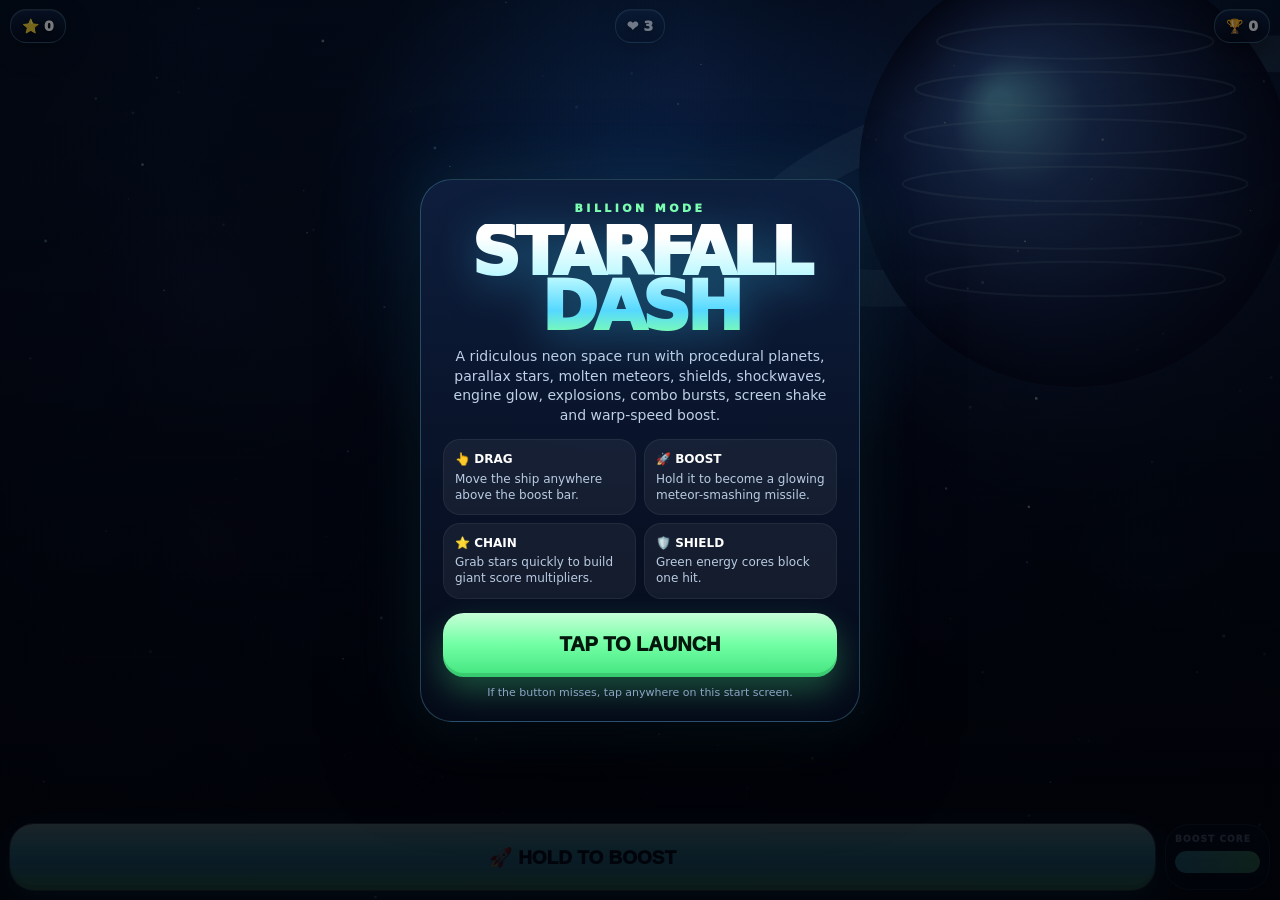
<file: starfall-billion.html>
<!doctype html>
<html lang="en">
<head>
<meta charset="utf-8">
<meta name="viewport" content="width=device-width,initial-scale=1,maximum-scale=1,user-scalable=no,viewport-fit=cover">
<meta name="apple-mobile-web-app-capable" content="yes">
<meta name="theme-color" content="#02050e">
<title>STARFALL DASH — BILLION MODE</title>
<style>
*{box-sizing:border-box;-webkit-tap-highlight-color:transparent}
html,body{margin:0;width:100%;height:100%;overflow:hidden;background:#02050d;color:#fff;font-family:system-ui,-apple-system,BlinkMacSystemFont,"Segoe UI",sans-serif;touch-action:none;overscroll-behavior:none;-webkit-user-select:none;user-select:none}
canvas{position:fixed;inset:0;width:100%;height:100%;display:block;touch-action:none}
#hud{position:fixed;z-index:20;left:10px;right:10px;top:calc(env(safe-area-inset-top) + 9px);display:flex;justify-content:space-between;gap:7px;pointer-events:none}
.pill{padding:8px 11px;border-radius:16px;background:linear-gradient(180deg,rgba(17,37,70,.8),rgba(5,10,24,.75));border:1px solid rgba(145,234,255,.25);backdrop-filter:blur(12px);box-shadow:0 8px 24px rgba(0,0,0,.4),inset 0 1px rgba(255,255,255,.08);font-weight:950;font-size:14px;text-shadow:0 2px 8px #000}
#combo{position:fixed;z-index:25;top:calc(env(safe-area-inset-top) + 60px);left:50%;transform:translateX(-50%);font-weight:1000;font-size:26px;color:#ffe874;text-shadow:0 0 18px #ffb62f,0 4px 12px #000;opacity:0;pointer-events:none}
#controls{position:fixed;z-index:30;left:10px;right:10px;bottom:calc(env(safe-area-inset-bottom) + 10px);display:flex;gap:10px;align-items:center}
#boost{flex:1;height:66px;border:0;border-radius:24px;background:linear-gradient(180deg,#c3ffff 0%,#68edff 36%,#4bd1ff 60%,#72ff9d 100%);font-size:19px;font-weight:1000;color:#03121d;box-shadow:0 0 0 1px rgba(255,255,255,.3),0 15px 34px rgba(60,218,255,.32),inset 0 -5px rgba(0,62,95,.15);touch-action:none}
#boost.down{transform:scale(.985);filter:brightness(1.15);box-shadow:0 0 38px rgba(93,239,255,.9)}
#meter{width:105px;height:66px;padding:9px;border-radius:24px;background:rgba(5,12,28,.8);border:1px solid rgba(145,234,255,.22);backdrop-filter:blur(12px)}
#meter span{display:block;font-size:9px;font-weight:1000;letter-spacing:.12em;color:#9cb8d8;margin-bottom:7px}
#track{height:22px;background:#16233f;border-radius:999px;overflow:hidden;box-shadow:inset 0 2px 7px rgba(0,0,0,.7)}
#fill{height:100%;width:100%;border-radius:999px;background:linear-gradient(90deg,#52ddff,#79ff9f);box-shadow:0 0 15px #5df0ff}
#overlay{position:fixed;z-index:100;inset:0;display:flex;align-items:center;justify-content:center;padding:18px;padding-top:calc(env(safe-area-inset-top) + 18px);padding-bottom:calc(env(safe-area-inset-bottom) + 18px);background:radial-gradient(circle at 50% 25%,rgba(37,126,255,.22),transparent 35%),linear-gradient(rgba(1,3,9,.52),rgba(1,3,9,.9));touch-action:manipulation}
.card{width:min(440px,100%);max-height:94dvh;overflow:auto;padding:22px;border-radius:32px;text-align:center;background:linear-gradient(180deg,rgba(14,31,62,.95),rgba(5,10,25,.97));border:1px solid rgba(121,231,255,.25);box-shadow:0 28px 90px rgba(0,0,0,.65),0 0 60px rgba(62,196,255,.15)}
.kicker{font-size:11px;font-weight:1000;letter-spacing:.31em;color:#7dffae}
h1{margin:9px 0 5px;font-size:clamp(45px,14vw,68px);line-height:.82;letter-spacing:-.065em;font-weight:1000;background:linear-gradient(#fff 12%,#b9f8ff 48%,#55d8ff 78%,#7dffae);-webkit-background-clip:text;background-clip:text;color:transparent;filter:drop-shadow(0 8px 22px rgba(59,207,255,.35))}
.lead{font-size:14px;color:#bfd0e7;line-height:1.4;margin:12px 0}
.grid{display:grid;grid-template-columns:1fr 1fr;gap:8px;margin:14px 0}
.grid div{padding:11px;border-radius:17px;background:rgba(255,255,255,.055);border:1px solid rgba(255,255,255,.06);text-align:left;font-size:12px;color:#b9cbe2;line-height:1.35}
.grid b{display:block;color:#fff;margin-bottom:3px}
#play{width:100%;height:64px;border:0;border-radius:21px;font-size:20px;font-weight:1000;color:#04170d;background:linear-gradient(#c7ffd8,#73ffa5 48%,#42e47f);box-shadow:0 14px 32px rgba(78,255,142,.28),inset 0 -4px rgba(0,80,35,.18);touch-action:manipulation}
.tapnote{font-size:11px;color:#8ba4c5;margin-top:9px}
#bigmsg{position:fixed;z-index:35;left:50%;top:42%;transform:translate(-50%,-50%);font-size:clamp(32px,10vw,58px);font-weight:1000;text-align:center;opacity:0;pointer-events:none;text-shadow:0 6px 24px #000}
#flash{position:fixed;z-index:90;inset:0;background:#fff;opacity:0;pointer-events:none}
</style>
</head>
<body>
<canvas id="game"></canvas>
<div id="hud">
  <div class="pill">⭐ <span id="score">0</span></div>
  <div class="pill">❤️ <span id="lives">3</span></div>
  <div class="pill">🏆 <span id="best">0</span></div>
</div>
<div id="combo">COMBO ×2</div>
<div id="bigmsg"></div>
<div id="controls">
  <button id="boost" type="button">🚀 HOLD TO BOOST</button>
  <div id="meter"><span>BOOST CORE</span><div id="track"><div id="fill"></div></div></div>
</div>
<div id="overlay">
  <div class="card">
    <div class="kicker">BILLION MODE</div>
    <h1>STARFALL<br>DASH</h1>
    <div class="lead">A ridiculous neon space run with procedural planets, parallax stars, molten meteors, shields, shockwaves, engine glow, explosions, combo bursts, screen shake and warp-speed boost.</div>
    <div class="grid">
      <div><b>👆 DRAG</b>Move the ship anywhere above the boost bar.</div>
      <div><b>🚀 BOOST</b>Hold it to become a glowing meteor-smashing missile.</div>
      <div><b>⭐ CHAIN</b>Grab stars quickly to build giant score multipliers.</div>
      <div><b>🛡️ SHIELD</b>Green energy cores block one hit.</div>
    </div>
    <button id="play" type="button">TAP TO LAUNCH</button>
    <div class="tapnote">If the button misses, tap anywhere on this start screen.</div>
  </div>
</div>
<div id="flash"></div>
<script>
(()=>{
"use strict";
const C=document.getElementById("game"),g=C.getContext("2d",{alpha:false});
const O=document.getElementById("overlay"),P=document.getElementById("play"),B=document.getElementById("boost");
const scoreE=document.getElementById("score"),livesE=document.getElementById("lives"),bestE=document.getElementById("best"),fill=document.getElementById("fill"),comboE=document.getElementById("combo"),msg=document.getElementById("bigmsg"),flash=document.getElementById("flash");
let W=innerWidth,H=innerHeight,D=1,run=false,last=0,t=0,score=0,lives=3,best=+(localStorage.sfBillionBest||0),energy=100,boosting=false,combo=1,comboT=0,meteorT=.5,starT=.7,powerT=9,shake=0,msgT=0;
let bg=[],dust=[],meteors=[],items=[],parts=[],rings=[],streaks=[],pointer=false,audio=null;
const ship={x:W/2,y:H*.72,tx:W/2,ty:H*.72,r:18,tilt:0,shield:0,trail:[]};
bestE.textContent=best;
function resize(){D=Math.min(devicePixelRatio||1,2);W=innerWidth;H=innerHeight;C.width=W*D;C.height=H*D;C.style.width=W+"px";C.style.height=H+"px";g.setTransform(D,0,0,D,0,0);bg=Array.from({length:165},()=>({x:Math.random()*W,y:Math.random()*H,z:Math.random(),s:.4+Math.random()*2.3,v:12+Math.random()*70}));dust=Array.from({length:20},()=>({x:Math.random()*W,y:Math.random()*H,r:70+Math.random()*160,h:[190,205,235,275][Math.floor(Math.random()*4)],a:.018+Math.random()*.035}));ship.x=ship.tx=W/2;ship.y=ship.ty=H*.72}
addEventListener("resize",resize,{passive:true});resize();
const R=(a,b)=>a+Math.random()*(b-a),clamp=(v,a,b)=>Math.max(a,Math.min(b,v)),hit=(a,b)=>Math.hypot(a.x-b.x,a.y-b.y)<a.r+b.r;
function vib(n){try{navigator.vibrate&&navigator.vibrate(n)}catch{}}
function tone(freq=.02,dur=.05,type="sine",vol=.035){try{if(!audio)audio=new (window.AudioContext||window.webkitAudioContext)();const o=audio.createOscillator(),v=audio.createGain();o.type=type;o.frequency.value=freq;o.connect(v);v.connect(audio.destination);v.gain.setValueAtTime(vol,audio.currentTime);v.gain.exponentialRampToValueAtTime(.0001,audio.currentTime+dur);o.start();o.stop(audio.currentTime+dur)}catch{}}
function boom(){tone(88,.14,"sawtooth",.05)}function ping(){tone(820,.08,"sine",.035)}
function reset(){t=score=0;lives=3;energy=100;boosting=false;combo=1;comboT=0;meteorT=.5;starT=.7;powerT=9;shake=0;msgT=0;meteors=[];items=[];parts=[];rings=[];streaks=[];ship.x=ship.tx=W/2;ship.y=ship.ty=H*.72;ship.shield=0;ship.trail=[];scoreE.textContent=0;livesE.textContent=3;fill.style.width="100%";comboE.style.opacity=0}
function launch(e){if(run)return;if(e){e.preventDefault();e.stopPropagation()}reset();O.style.display="none";run=true;last=performance.now();tone(260,.08,"sine",.025);setTimeout(()=>tone(520,.12,"sine",.03),50);requestAnimationFrame(loop)}
["pointerdown","touchstart","click"].forEach(ev=>P.addEventListener(ev,launch,{passive:false}));["pointerdown","touchstart"].forEach(ev=>O.addEventListener(ev,e=>{if(e.target!==P)launch(e)},{passive:false}));
function big(s,c="#fff"){msg.textContent=s;msg.style.color=c;msg.style.opacity=1;msgT=.7}
function burst(x,y,n,type){for(let i=0;i<n;i++){let a=R(0,Math.PI*2),sp=R(55,360);parts.push({x,y,vx:Math.cos(a)*sp,vy:Math.sin(a)*sp,r:R(1.5,5.5),life:R(.35,.9),type})}}
function ring(x,y,c){rings.push({x,y,r:4,life:.45,c})}
function meteor(){let r=R(18,39);meteors.push({x:R(r,W-r),y:-r-50,r,v:R(185,330)*(1+Math.min(score/1500,.9)),vx:R(-28,28),rot:R(0,6.28),spin:R(-3.8,3.8),hot:Math.random()>.45,cr:Array.from({length:5},()=>({a:R(0,6.28),d:R(.12,.55),r:R(.08,.18)}))})}
function star(){items.push({kind:"star",x:R(24,W-24),y:-30,r:14,v:R(155,225),rot:R(0,6.2),p:R(0,6)})}
function shield(){items.push({kind:"shield",x:R(28,W-28),y:-35,r:19,v:170,rot:0,p:0})}
function hurt(){if(ship.shield>0){ship.shield=0;ring(ship.x,ship.y,"#7cffae");burst(ship.x,ship.y,26,"shield");big("SHIELD SAVED YOU","#7cffae");tone(310,.12,"triangle",.05);return}lives--;livesE.textContent=lives;shake=20;vib(70);boom();flash.style.transition="none";flash.style.opacity=.82;requestAnimationFrame(()=>{flash.style.transition="opacity .22s";flash.style.opacity=0});if(lives<=0)end();else big("HULL HIT!","#ff6581")}
function end(){run=false;boosting=false;B.classList.remove("down");best=Math.max(best,score);localStorage.sfBillionBest=best;bestE.textContent=best;O.style.display="flex";O.querySelector(".kicker").textContent="MISSION OVER";O.querySelector("h1").innerHTML="SCORE<br>"+score;O.querySelector(".lead").innerHTML="Best: <b style='color:#fff'>"+best+"</b><br>Chain stars and use boost aggressively to push the score into orbit.";P.textContent="PLAY AGAIN"}
function update(dt){t+=dt;bg.forEach(s=>{s.y+=s.v*dt*(boosting?3.2:1);if(s.y>H+5){s.y=-5;s.x=Math.random()*W}});ship.x+=(ship.tx-ship.x)*Math.min(1,dt*15);ship.y+=(ship.ty-ship.y)*Math.min(1,dt*15);ship.x=clamp(ship.x,24,W-24);ship.y=clamp(ship.y,70,H-104);ship.tilt+=(clamp((ship.tx-ship.x)/60,-.65,.65)-ship.tilt)*Math.min(1,dt*10);ship.trail.unshift({x:ship.x,y:ship.y+24,l:1});ship.trail=ship.trail.slice(0,boosting?28:16);ship.trail.forEach(q=>q.l-=dt*2.5);if(ship.shield>0)ship.shield-=dt;if(boosting&&energy>0){energy-=35*dt;if(energy<=0){energy=0;boosting=false;B.classList.remove("down")}if(Math.random()<dt*68)streaks.push({x:R(0,W),y:R(0,H),l:R(25,95),life:.18})}else energy=Math.min(100,energy+17*dt);fill.style.width=energy+"%";comboT-=dt;if(comboT<=0){combo=1;comboE.style.opacity=0}else if(combo>1){comboE.textContent="COMBO ×"+combo;comboE.style.opacity=1}meteorT-=dt;starT-=dt;powerT-=dt;if(meteorT<=0){meteor();meteorT=R(.36,.68)/(1+Math.min(score/1100,.8))}if(starT<=0){star();starT=R(.58,.95)}if(powerT<=0){shield();powerT=R(10,15)}for(let i=meteors.length-1;i>=0;i--){let m=meteors[i];m.y+=m.v*dt;m.x+=m.vx*dt;m.rot+=m.spin*dt;if(m.y>H+60){meteors.splice(i,1);continue}if(hit(ship,m)){if(boosting&&energy>0){score+=5*combo;scoreE.textContent=score;shake=8;ring(m.x,m.y,"#65efff");burst(m.x,m.y,32,"boost");boom();meteors.splice(i,1)}else{burst(m.x,m.y,26,"hurt");meteors.splice(i,1);hurt();if(!run)return}}}for(let i=items.length-1;i>=0;i--){let q=items[i];q.y+=q.v*dt;q.rot+=dt*4;q.p+=dt*5;if(q.y>H+50){items.splice(i,1);continue}if(hit(ship,q)){if(q.kind==="star"){combo=Math.min(9,combo+1);comboT=1.8;score+=10*combo;scoreE.textContent=score;burst(q.x,q.y,20,"star");ring(q.x,q.y,"#ffe672");ping();if(combo>=5)big("×"+combo+" STAR CHAIN!","#ffe672")}else{ship.shield=8;burst(q.x,q.y,28,"shield");ring(q.x,q.y,"#7cffae");big("ENERGY SHIELD!","#7cffae");tone(430,.16,"triangle",.04)}items.splice(i,1)}}for(let i=parts.length-1;i>=0;i--){let p=parts[i];p.life-=dt;p.x+=p.vx*dt;p.y+=p.vy*dt;p.vx*=.978;p.vy*=.978;if(p.life<=0)parts.splice(i,1)}for(let i=rings.length-1;i>=0;i--){let r=rings[i];r.life-=dt;r.r+=430*dt;if(r.life<=0)rings.splice(i,1)}for(let i=streaks.length-1;i>=0;i--){let s=streaks[i];s.y+=850*dt;s.life-=dt;if(s.y>H||s.life<=0)streaks.splice(i,1)}shake=Math.max(0,shake-38*dt);if(msgT>0){msgT-=dt;msg.style.opacity=clamp(msgT/.25,0,1)}}
function starPath(x,y,r,a){g.beginPath();for(let i=0;i<10;i++){let rr=i%2?r*.43:r,aa=-Math.PI/2+a+i*Math.PI/5,px=x+Math.cos(aa)*rr,py=y+Math.sin(aa)*rr;i?g.lineTo(px,py):g.moveTo(px,py)}g.closePath()}
function planet(){const px=W*.84,py=H*.19,rr=Math.min(W,H)*.24;g.save();g.globalAlpha=.92;let halo=g.createRadialGradient(px,py,rr*.65,px,py,rr*1.65);halo.addColorStop(0,"rgba(80,165,255,.18)");halo.addColorStop(1,"rgba(50,100,255,0)");g.fillStyle=halo;g.beginPath();g.arc(px,py,rr*1.65,0,6.28);g.fill();g.translate(px,py);g.rotate(-.23);g.strokeStyle="rgba(167,223,255,.18)";g.lineWidth=rr*.17;g.beginPath();g.ellipse(0,0,rr*1.52,rr*.43,0,0,6.28);g.stroke();g.rotate(.23);let pg=g.createRadialGradient(-rr*.35,-rr*.32,rr*.05,0,0,rr);pg.addColorStop(0,"#7ad7ff");pg.addColorStop(.28,"#395ea5");pg.addColorStop(.7,"#182957");pg.addColorStop(1,"#080d25");g.fillStyle=pg;g.beginPath();g.arc(0,0,rr,0,6.28);g.fill();g.globalAlpha=.18;g.strokeStyle="#b9edff";g.lineWidth=2;for(let y=-rr*.6;y<rr*.7;y+=rr*.22){g.beginPath();g.ellipse(0,y,Math.sqrt(Math.max(0,rr*rr-y*y))*.8,rr*.08,0,0,6.28);g.stroke()}g.restore();g.globalAlpha=1}
function background(){g.fillStyle="#02050e";g.fillRect(-30,-30,W+60,H+60);let v=g.createLinearGradient(0,0,0,H);v.addColorStop(0,"#07152e");v.addColorStop(.45,"#080f23");v.addColorStop(1,"#02040b");g.fillStyle=v;g.fillRect(-20,-20,W+40,H+40);dust.forEach(n=>{let r=g.createRadialGradient(n.x,n.y,0,n.x,n.y,n.r);r.addColorStop(0,`hsla(${n.h},95%,63%,${n.a})`);r.addColorStop(1,`hsla(${n.h},95%,50%,0)`);g.fillStyle=r;g.beginPath();g.arc(n.x,n.y,n.r,0,6.28);g.fill()});planet();bg.forEach(s=>{g.globalAlpha=(.25+s.z*.75)*(.65+.35*Math.sin(t*2+s.x*.02));g.fillStyle=s.z>.73?"#e5fbff":"#8bb4dd";g.fillRect(s.x,s.y,s.s,s.s*(boosting?3.3:1))});g.globalAlpha=1;if(boosting){g.strokeStyle="rgba(160,247,255,.3)";g.lineWidth=1.5;streaks.forEach(s=>{g.beginPath();g.moveTo(s.x,s.y);g.lineTo(s.x,s.y+s.l);g.stroke()})}}
function drawMeteor(m){g.save();g.translate(m.x,m.y);g.rotate(m.rot);if(m.hot){let tail=g.createLinearGradient(0,-m.r*.5,0,-m.r*3.2);tail.addColorStop(0,"rgba(255,123,66,.62)");tail.addColorStop(.28,"rgba(255,70,31,.25)");tail.addColorStop(1,"rgba(255,60,20,0)");g.fillStyle=tail;g.beginPath();g.moveTo(-m.r*.65,-m.r*.25);g.lineTo(0,-m.r*3.4);g.lineTo(m.r*.65,-m.r*.25);g.closePath();g.fill()}let rg=g.createRadialGradient(-m.r*.34,-m.r*.38,2,0,0,m.r);rg.addColorStop(0,"#d1d6dc");rg.addColorStop(.24,"#8b949f");rg.addColorStop(.6,"#4c5563");rg.addColorStop(1,"#222832");g.fillStyle=rg;g.shadowBlur=12;g.shadowColor="rgba(255,87,35,.18)";g.beginPath();for(let i=0;i<16;i++){let a=i/16*6.28,rr=m.r*(.87+.13*Math.sin(i*7.2+m.rot*2)),x=Math.cos(a)*rr,y=Math.sin(a)*rr;i?g.lineTo(x,y):g.moveTo(x,y)}g.closePath();g.fill();g.shadowBlur=0;m.cr.forEach(c=>{let x=Math.cos(c.a)*m.r*c.d,y=Math.sin(c.a)*m.r*c.d,rr=m.r*c.r;g.fillStyle="rgba(10,13,18,.4)";g.beginPath();g.ellipse(x,y,rr,rr*.66,c.a,0,6.28);g.fill();g.strokeStyle="rgba(230,240,255,.1)";g.lineWidth=1;g.stroke()});g.restore()}
function drawShip(){ship.trail.forEach(p=>{if(p.l<=0)return;g.globalAlpha=p.l*.32;g.fillStyle=boosting?"#65efff":"#ff9855";g.beginPath();g.arc(p.x,p.y,boosting?12*p.l:7*p.l,0,6.28);g.fill()});g.globalAlpha=1;g.save();g.translate(ship.x,ship.y);g.rotate(ship.tilt);if(boosting&&energy>0){g.shadowBlur=38;g.shadowColor="#65efff";g.strokeStyle="rgba(101,239,255,.94)";g.lineWidth=4;g.beginPath();g.arc(0,0,29+Math.sin(t*19)*3,0,6.28);g.stroke();g.shadowBlur=0}if(ship.shield>0){g.shadowBlur=30;g.shadowColor="#7cffae";g.strokeStyle="rgba(124,255,174,.9)";g.lineWidth=4;g.beginPath();g.arc(0,0,32+Math.sin(t*8)*2,0,6.28);g.stroke();g.fillStyle="rgba(124,255,174,.06)";g.fill();g.shadowBlur=0}let flame=boosting?52+Math.random()*15:30+Math.random()*9,fg=g.createLinearGradient(0,13,0,flame);fg.addColorStop(0,"#fffbe0");fg.addColorStop(.18,"#78f3ff");fg.addColorStop(.6,"#536dff");fg.addColorStop(1,"rgba(75,74,255,0)");g.fillStyle=fg;g.beginPath();g.moveTo(-8,17);g.quadraticCurveTo(0,flame,8,17);g.closePath();g.fill();g.fillStyle="#73869a";g.beginPath();g.moveTo(-5,-6);g.lineTo(-29,17);g.lineTo(-12,14);g.closePath();g.fill();g.beginPath();g.moveTo(5,-6);g.lineTo(29,17);g.lineTo(12,14);g.closePath();g.fill();let body=g.createLinearGradient(-15,-28,16,22);body.addColorStop(0,"#fff");body.addColorStop(.35,"#c9d9e8");body.addColorStop(.74,"#8093a6");body.addColorStop(1,"#526273");g.fillStyle=body;g.shadowBlur=21;g.shadowColor="rgba(74,220,255,.35)";g.beginPath();g.moveTo(0,-31);g.quadraticCurveTo(15,-8,16,20);g.lineTo(7,15);g.lineTo(0,23);g.lineTo(-7,15);g.lineTo(-16,20);g.quadraticCurveTo(-15,-8,0,-31);g.closePath();g.fill();g.shadowBlur=0;let glass=g.createLinearGradient(0,-19,0,9);glass.addColorStop(0,"#e4fdff");glass.addColorStop(.35,"#67e5f8");glass.addColorStop(1,"#0a5b89");g.fillStyle=glass;g.beginPath();g.moveTo(0,-18);g.quadraticCurveTo(8,-5,6,8);g.quadraticCurveTo(0,12,-6,8);g.quadraticCurveTo(-8,-5,0,-18);g.fill();g.fillStyle="#57e6ff";g.fillRect(-24,14,10,3);g.fillRect(14,14,10,3);g.restore()}
function draw(){let sx=shake?R(-shake,shake):0,sy=shake?R(-shake,shake):0;g.save();g.translate(sx,sy);background();items.forEach(q=>{if(q.kind==="star"){g.save();g.shadowBlur=26;g.shadowColor="#ffd84f";let rg=g.createRadialGradient(q.x,q.y,1,q.x,q.y,q.r*1.5);rg.addColorStop(0,"#fffde5");rg.addColorStop(.4,"#ffe875");rg.addColorStop(1,"#ffab34");g.fillStyle=rg;starPath(q.x,q.y,q.r*(1+Math.sin(q.p)*.08),q.rot);g.fill();g.shadowBlur=0;g.restore()}else{g.save();g.translate(q.x,q.y);g.rotate(q.rot);g.shadowBlur=30;g.shadowColor="#7cffae";g.strokeStyle="#7cffae";g.lineWidth=3;g.beginPath();g.arc(0,0,q.r,0,6.28);g.stroke();g.strokeStyle="#e5ffed";g.lineWidth=2;g.beginPath();g.arc(0,0,q.r*.55,0,6.28);g.stroke();g.fillStyle="rgba(124,255,174,.12)";g.fill();g.restore()}});meteors.forEach(drawMeteor);rings.forEach(r=>{g.globalAlpha=clamp(r.life/.45,0,1);g.strokeStyle=r.c;g.lineWidth=4;g.beginPath();g.arc(r.x,r.y,r.r,0,6.28);g.stroke()});g.globalAlpha=1;parts.forEach(p=>{g.globalAlpha=clamp(p.life/.8,0,1);let c=p.type==="star"?"#ffe672":p.type==="hurt"?"#ff6581":p.type==="shield"?"#7cffae":"#65efff";g.fillStyle=c;g.shadowBlur=13;g.shadowColor=c;g.beginPath();g.arc(p.x,p.y,p.r,0,6.28);g.fill();g.shadowBlur=0});g.globalAlpha=1;drawShip();let vig=g.createRadialGradient(W/2,H/2,Math.min(W,H)*.22,W/2,H/2,Math.max(W,H)*.78);vig.addColorStop(0,"rgba(0,0,0,0)");vig.addColorStop(1,"rgba(0,0,0,.48)");g.fillStyle=vig;g.fillRect(0,0,W,H);g.restore()}
function loop(n){if(!run)return;let dt=Math.min(.033,(n-last)/1000||.016);last=n;update(dt);draw();requestAnimationFrame(loop)}
function moveTo(e){if(!run)return;let x=e.clientX,y=e.clientY;if(e.touches&&e.touches[0]){x=e.touches[0].clientX;y=e.touches[0].clientY}ship.tx=x;ship.ty=y}
function down(e){if(e.target===B||O.style.display!=="none")return;pointer=true;e.preventDefault();moveTo(e)}function move(e){if(!pointer||!run)return;e.preventDefault();moveTo(e)}function up(){pointer=false}
C.addEventListener("pointerdown",down,{passive:false});C.addEventListener("pointermove",move,{passive:false});C.addEventListener("pointerup",up,{passive:false});C.addEventListener("pointercancel",up,{passive:false});C.addEventListener("touchstart",down,{passive:false});C.addEventListener("touchmove",move,{passive:false});C.addEventListener("touchend",up,{passive:false});
function bOn(e){e.preventDefault();e.stopPropagation();if(run&&energy>1){boosting=true;B.classList.add("down");vib(10);tone(125,.05,"sawtooth",.015)}}function bOff(e){e.preventDefault();e.stopPropagation();boosting=false;B.classList.remove("down")}
B.addEventListener("pointerdown",bOn,{passive:false});B.addEventListener("pointerup",bOff,{passive:false});B.addEventListener("pointercancel",bOff,{passive:false});B.addEventListener("touchstart",bOn,{passive:false});B.addEventListener("touchend",bOff,{passive:false});draw();
})();
</script>
</body>
</html>
</file>
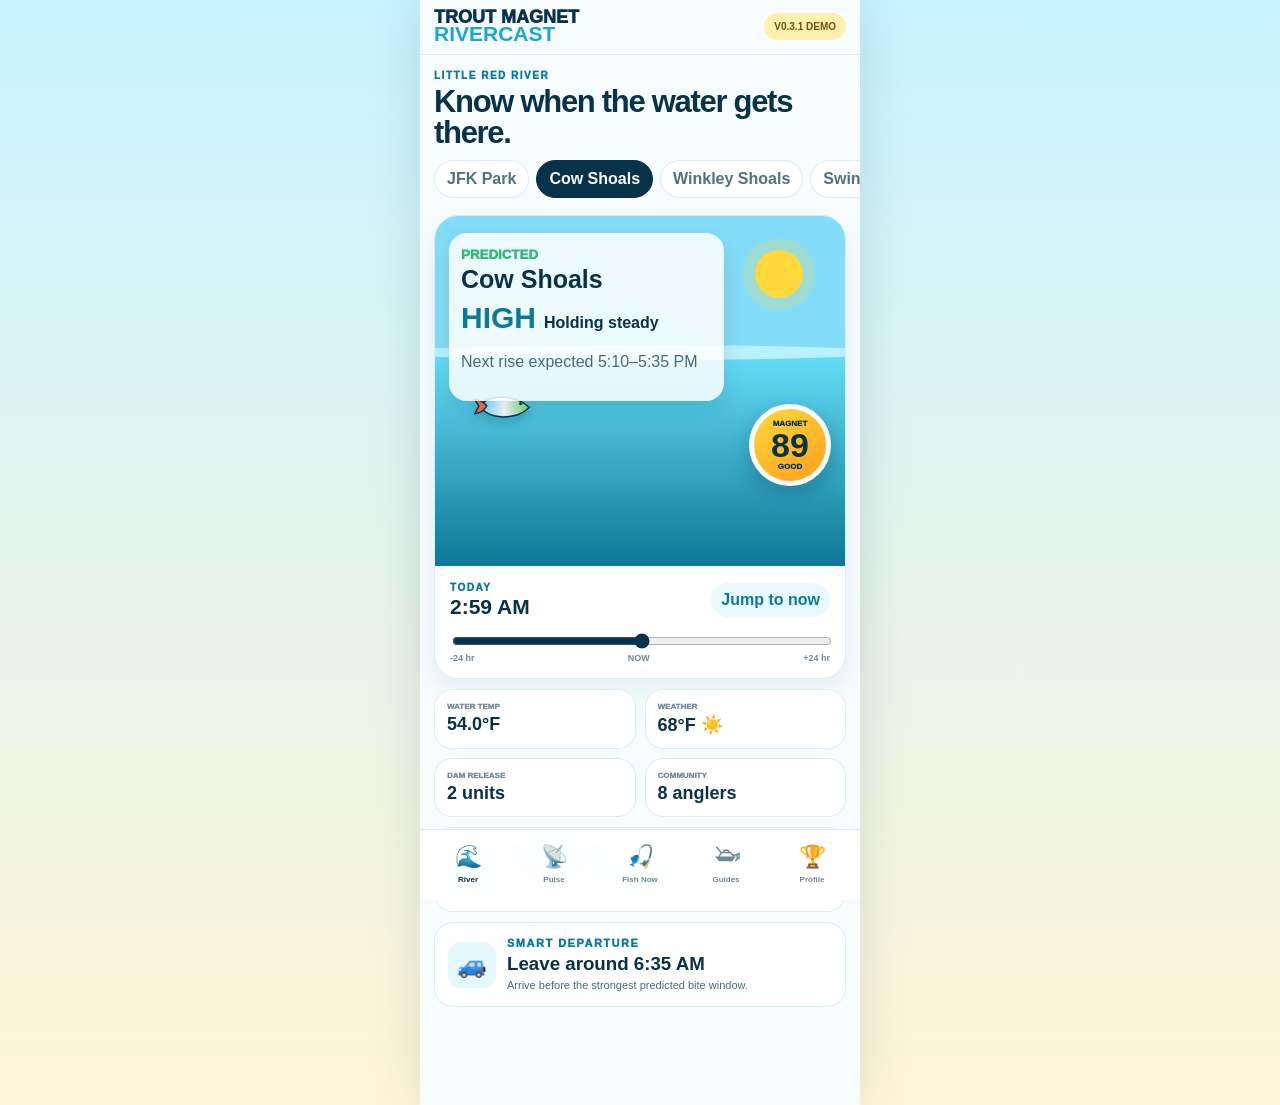
<file: rivercast-v0.3/mobile.html>
<!doctype html><html lang="en"><head><meta charset="utf-8"><meta name="viewport" content="width=device-width,initial-scale=1,viewport-fit=cover"><meta name="theme-color" content="#07324a"><title>Trout Magnet RiverCast</title><style>
:root{--ink:#07324a;--blue:#19a7ce;--deep:#087b9a;--sky:#c8f3ff;--sun:#ffd83d;--coral:#ff6b4a;--green:#2eb872;--paper:#fff;--line:#d8edf4;--safe:env(safe-area-inset-bottom,0px)}*{box-sizing:border-box}body{margin:0;background:linear-gradient(#c8f3ff,#fff6d7);font-family:-apple-system,BlinkMacSystemFont,"Segoe UI",sans-serif;color:var(--ink)}button,a,input,select{font:inherit;-webkit-tap-highlight-color:transparent}button{touch-action:manipulation}.app{width:min(100%,440px);min-height:100svh;margin:auto;background:#f7fdff;box-shadow:0 0 50px #07324a22}.top{position:sticky;top:0;z-index:20;display:flex;justify-content:space-between;align-items:center;padding:calc(10px + env(safe-area-inset-top,0px)) 14px 10px;background:#f7fdffee;border-bottom:1px solid #07324a14;backdrop-filter:blur(16px)}.brand{font-weight:1000;line-height:.86;font-size:18px}.brand b{display:block;color:var(--blue);font-size:21px}.demo{border:0;border-radius:99px;background:#fff0b0;color:#73510d;padding:8px 10px;font-size:10px;font-weight:900}.main{padding:14px 14px calc(98px + var(--safe))}.screen{display:none}.screen.active{display:block;animation:in .22s ease}@keyframes in{from{opacity:.3;transform:translateY(5px)}}h1{font-size:31px;line-height:1;margin:3px 0 7px;letter-spacing:-1.3px}h2{font-size:22px;margin:2px 0 7px}p{color:#476b7b;line-height:1.42}.eyebrow{font-size:10px;font-weight:1000;letter-spacing:1.5px;color:var(--deep);margin:0}.chips{display:flex;gap:7px;overflow:auto;margin:12px -14px;padding:0 14px 5px;scrollbar-width:none}.chip{white-space:nowrap;border:1px solid var(--line);border-radius:99px;background:white;padding:9px 12px;font-weight:800;color:#52707e}.chip.on{background:var(--ink);color:white;border-color:var(--ink)}.card{background:white;border:1px solid var(--line);border-radius:24px;box-shadow:0 12px 30px #07324a14;overflow:hidden}.river{position:relative;height:350px;overflow:hidden;background:linear-gradient(#83ddf8 0 53%,#77bd78 53% 72%,#b9905f 72%)}.sun{position:absolute;width:48px;height:48px;border-radius:50%;background:var(--sun);right:42px;top:34px;box-shadow:0 0 0 12px #ffd83d33}.hill{position:absolute;left:-10%;right:-10%;bottom:106px;height:130px;background:#3c956b;clip-path:polygon(0 75%,15% 39%,29% 66%,46% 25%,65% 70%,83% 36%,100% 68%,100% 100%,0 100%)}.water{position:absolute;left:0;right:0;bottom:0;height:37%;background:linear-gradient(#66dffa,#0d7897);transition:.35s}.water:before{content:"";position:absolute;top:-7px;left:-10%;width:120%;height:15px;border-radius:50%;background:#b9f2ff}.fish{position:absolute;width:64px;right:75%;top:38px;animation:swim 5s ease-in-out infinite alternate;filter:drop-shadow(0 5px 4px #07324a33)}@keyframes swim{to{transform:translateX(180px) translateY(7px)}}.scene{position:absolute;z-index:4;top:17px;left:14px;width:67%;background:#ffffffd9;border-radius:18px;padding:12px;box-shadow:0 8px 22px #07324a20}.scene small{font-weight:1000;color:var(--green)}.scene h2{font-size:25px}.level{display:flex;gap:8px;align-items:baseline}.level strong{font-size:30px;color:var(--deep)}.level span{font-weight:800}.meter{position:absolute;z-index:5;right:14px;top:188px;width:82px;height:82px;border-radius:50%;border:5px solid white;background:linear-gradient(145deg,var(--sun),#ff9f1c);display:grid;place-items:center;align-content:center;box-shadow:0 8px 20px #07324a44}.meter small{font-size:8px;font-weight:1000}.meter strong{font-size:34px;line-height:1}.timeline{padding:15px}.timehead{display:flex;justify-content:space-between;align-items:center}.timehead strong{font-size:21px}.now{border:0;border-radius:99px;background:#e9faff;color:var(--deep);padding:8px 10px;font-weight:800}.range{width:100%;accent-color:var(--ink);margin-top:14px}.labels{display:flex;justify-content:space-between;font-size:9px;color:#6e8996;font-weight:900}.grid{display:grid;grid-template-columns:1fr 1fr;gap:9px;margin-top:10px}.stat{background:white;border:1px solid var(--line);border-radius:18px;padding:12px}.stat small{display:block;font-size:8px;font-weight:1000;color:#6e8996}.stat strong{display:block;font-size:18px;margin-top:3px}.action{margin-top:10px;background:white;border:1px solid var(--line);border-radius:19px;padding:13px;display:flex;gap:11px;align-items:center}.action .ico{font-size:24px;background:#e3f8ff;padding:9px;border-radius:13px}.action h3{margin:1px 0 3px}.action p{font-size:11px;margin:0}.map{position:relative;height:390px;background:linear-gradient(145deg,#dff5ce,#fff0bd);border-radius:24px;overflow:hidden}.map:before{content:"";position:absolute;left:43%;top:-30px;width:76px;height:450px;border-radius:50%;background:linear-gradient(90deg,#0f86aa,#77def3,#0f86aa);transform:rotate(6deg)}.pin{position:absolute;z-index:2;background:#fff;border-radius:12px;padding:7px 9px;font-size:10px;font-weight:900;box-shadow:0 5px 12px #07324a22}.reports{display:grid;grid-template-columns:1fr 1fr;gap:8px;margin:12px 0}.report{border:1px solid var(--line);border-radius:16px;background:white;padding:12px;font-weight:850}.feed{display:grid;gap:8px}.feeditem{background:white;border:1px solid var(--line);border-radius:15px;padding:11px;font-size:12px}.session{padding:18px;text-align:center}.start,.catch,.guidebtn{width:100%;border:0;border-radius:18px;background:linear-gradient(145deg,var(--coral),#ff9f1c);color:white;padding:17px;font-weight:1000;font-size:17px;box-shadow:0 10px 22px #ff6b4a44}.timer{font-variant-numeric:tabular-nums;font-weight:900;font-size:20px}.count{font-size:82px;font-weight:1000;line-height:1;margin:10px}.catch{font-size:22px}.setup{display:flex;gap:7px;overflow:auto;margin:12px 0}.setup button{border:1px solid var(--line);background:white;border-radius:99px;padding:8px 11px;white-space:nowrap}.setup button.on{background:var(--ink);color:white}.end{border:1px solid #ef476f;background:white;color:#d83c62;border-radius:15px;padding:13px;width:100%;font-weight:900}.guidehero{background:linear-gradient(145deg,#06324a,#0e7898);color:white;border-radius:26px;padding:20px;text-align:center}.guidehero p{color:#d9f7ff}.boat{width:170px;margin:0 auto 8px;color:white}.trips{display:grid;gap:9px;margin-top:12px}.trip{border:2px solid var(--line);background:white;border-radius:19px;padding:14px;text-align:left}.trip.on{border-color:var(--coral);box-shadow:0 8px 20px #ff6b4a22}.trip strong{float:right;font-size:22px}.profile{background:linear-gradient(145deg,#07324a,#116f8a);color:white;border-radius:25px;padding:18px}.profile p{color:#d9f7ff}.avatar{width:70px;height:70px;border-radius:50%;display:grid;place-items:center;background:#19a7ce;border:4px solid white;font-size:38px}.xp{height:10px;background:#ffffff33;border-radius:99px;overflow:hidden}.xp i{display:block;width:76%;height:100%;background:var(--sun)}.badges{display:grid;grid-template-columns:repeat(2,1fr);gap:9px;margin-top:12px}.badge{background:white;border:1px solid var(--line);border-radius:17px;padding:13px;text-align:center}.badge b{display:block;margin-top:5px}.bottom{position:fixed;z-index:30;left:50%;bottom:0;transform:translateX(-50%);width:min(100%,440px);display:grid;grid-template-columns:repeat(5,1fr);padding:8px 5px calc(8px + var(--safe));background:#fffffff2;border-top:1px solid var(--line);backdrop-filter:blur(15px)}.nav{border:0;background:transparent;color:#6c8996;padding:6px 2px}.nav span{display:block;font-size:22px;height:24px}.nav small{font-size:8px;font-weight:900}.nav.on{color:var(--ink)}.boatnav svg{width:31px;height:22px}.toast{position:fixed;z-index:50;left:50%;bottom:92px;transform:translate(-50%,20px);background:#07324a;color:white;padding:11px 15px;border-radius:99px;font-size:12px;font-weight:800;opacity:0;pointer-events:none;transition:.2s}.toast.show{opacity:1;transform:translate(-50%,0)}
</style></head><body><div class="app"><header class="top"><div class="brand">TROUT MAGNET<b>RIVERCAST</b></div><button class="demo" id="demo">V0.3.1 DEMO</button></header><main class="main">
<section class="screen active" data-screen="river"><p class="eyebrow">LITTLE RED RIVER</p><h1>Know when the water gets there.</h1><div class="chips" id="pois"></div><div class="card"><div class="river"><div class="sun"></div><div class="hill"></div><div class="water" id="water"><svg class="fish" viewBox="0 0 220 110"><defs><linearGradient id="f"><stop stop-color="#63d2ff"/><stop offset=".5" stop-color="#f7fbff"/><stop offset="1" stop-color="#72d46b"/></linearGradient></defs><path d="M18 56C42 25 93 17 145 33c19 6 34 17 45 27-12 11-28 22-47 27C89 101 43 88 18 56Z" fill="url(#f)" stroke="#07324a" stroke-width="5"/><path d="M17 56 2 31c20 3 33 11 42 24C35 70 21 79 2 82Z" fill="#ff6b4a" stroke="#07324a" stroke-width="5"/><circle cx="160" cy="47" r="5" fill="#07324a"/></svg></div><div class="scene"><small>PREDICTED</small><h2 id="poiname">Cow Shoals</h2><div class="level"><strong id="level">LOW</strong><span id="trend">Falling slowly</span></div><p id="arrival">Next rise expected 5:10–5:35 PM</p></div><div class="meter"><small>MAGNET</small><strong id="score">86</strong><small>GOOD</small></div></div><div class="timeline"><div class="timehead"><div><p class="eyebrow" id="day">TODAY</p><strong id="time">7:00 AM</strong></div><button class="now" id="now">Jump to now</button></div><input class="range" id="range" type="range" min="-24" max="24" value="0"><div class="labels"><span>-24 hr</span><span>NOW</span><span>+24 hr</span></div></div></div><div class="grid"><div class="stat"><small>WATER TEMP</small><strong id="wtemp">54.0°F</strong></div><div class="stat"><small>WEATHER</small><strong id="weather">68°F ☀️</strong></div><div class="stat"><small>DAM RELEASE</small><strong id="release">1 unit</strong></div><div class="stat"><small>COMMUNITY</small><strong id="anglers">8 anglers</strong></div></div><div class="action"><div class="ico">💧</div><div><p class="eyebrow">WATER ARRIVAL</p><h3 id="watermsg">Lower water for about 2 more hours</h3><p>Predicted—not a guarantee of safe wading.</p></div></div><div class="action"><div class="ico">🚙</div><div><p class="eyebrow">SMART DEPARTURE</p><h3>Leave around 6:35 AM</h3><p>Arrive before the strongest predicted bite window.</p></div></div></section>
<section class="screen" data-screen="pulse"><p class="eyebrow">COMMUNITY</p><h1>River Pulse</h1><p>Approximate live conditions reported by nearby anglers.</p><div class="map"><div class="pin" style="top:8%;left:8%">JFK Park · 10 active</div><div class="pin" style="top:25%;right:7%">Cow Shoals · 8 active</div><div class="pin" style="top:45%;left:7%">Winkley · 6 active</div><div class="pin" style="top:66%;right:7%">Lobo · 5 active</div><div class="pin" style="top:84%;left:7%">Searcy · 2 active</div></div><h2 style="margin-top:18px">What do you see?</h2><div class="reports"><button class="report" data-report="Water rising">🔺 Water rising</button><button class="report" data-report="Water falling">🔻 Water falling</button><button class="report" data-report="Bite active">🐟 Bite active</button><button class="report" data-report="Stained water">🌊 Stained water</button></div><div class="feed" id="feed"><div class="feeditem"><b>Water started rising</b><br>Cow Shoals · 12 min ago</div><div class="feeditem"><b>Trout are feeding</b><br>Winkley Shoals · 18 min ago</div></div></section>
<section class="screen" data-screen="fish"><p class="eyebrow">SESSION</p><h1>Fish Now</h1><div class="card session" id="idle"><div style="font-size:70px">🎣</div><h2>Start a live session</h2><p>Count catches and let RiverCast learn the conditions. Your exact location stays private.</p><select id="fishpoi" style="width:100%;padding:13px;border:1px solid var(--line);border-radius:14px;margin:8px 0 13px"><option>Cow Shoals</option><option>JFK Park</option><option>Winkley Shoals</option><option>Lobo Landing</option><option>Searcy Area</option></select><button class="start" id="start">▶ START FISHING</button></div><div class="card session" id="active" hidden><p class="eyebrow">FISHING NOW</p><h2 id="sessionpoi">Cow Shoals</h2><div class="timer" id="timer">00:00:00</div><div class="count" id="count">0</div><button class="catch" id="catch">🐟 + CATCH</button><div class="setup" id="setups"><button class="on">Pink Magnet</button><button>Black/Green</button><button>Mealworm</button><button>D2 Jig</button></div><button class="report" id="reached" style="width:100%;margin-bottom:8px">🔺 WATER STARTED RISING HERE</button><button class="end" id="end">END FISHING SESSION</button></div></section>
<section class="screen" data-screen="guides"><div class="guidehero"><svg class="boat" viewBox="0 0 180 90"><path d="M18 52h139l-23 28H45Z" fill="#fff" stroke="#07324a" stroke-width="5"/><path d="M48 52l14-24h59l23 24" fill="#ff6b4a" stroke="#07324a" stroke-width="5"/><circle cx="91" cy="18" r="11" fill="#ffd5b8" stroke="#07324a" stroke-width="4"/><path d="M73 31c9-13 30-13 39 0v21H73Z" fill="#2eb872" stroke="#07324a" stroke-width="4"/><path d="M143 45h16l8 19-13 13" fill="none" stroke="#07324a" stroke-width="5"/><path d="M25 82c32 10 64 9 92 0 22-7 41-5 58 2" fill="none" stroke="#77def3" stroke-width="6"/></svg><p class="eyebrow" style="color:#77def3">SORE LIP'EM ALL</p><h1>Fish the Little Red with a pro.</h1><p>Official guided fishing service of Trout Magnet.</p><button class="guidebtn" id="book">CHECK AVAILABILITY</button></div><div class="trips" id="trips"><button class="trip on" data-price="$325"><strong>$325</strong><b>Half Day</b><br><small>4 hours · 1–2 anglers</small></button><button class="trip" data-price="$400"><strong>$400</strong><b>Three-Quarter Day</b><br><small>6 hours · 1–2 anglers</small></button><button class="trip" data-price="$500"><strong>$500</strong><b>Full Day</b><br><small>8 hours · 1–2 anglers</small></button></div><a href="https://sorelipemall.com/" target="_blank" style="display:block;text-align:center;margin:16px;font-weight:900;color:var(--deep)">Visit Sore Lip’Em All website ↗</a></section>
<section class="screen" data-screen="profile"><div class="profile"><div style="display:flex;gap:13px;align-items:center"><div class="avatar">🐟</div><div><p class="eyebrow" style="color:#77def3">ANGLER PROFILE</p><h1 style="margin:0">BenM</h1><p style="margin:3px 0">Level 27 · Trout Tracker</p></div></div><p style="margin:14px 0 5px">4,680 / 5,000 Magnet XP</p><div class="xp"><i></i></div></div><div class="grid"><div class="stat"><small>FISH LOGGED</small><strong id="profilefish">248</strong></div><div class="stat"><small>ANGLER HOURS</small><strong>83.4</strong></div><div class="stat"><small>HELPFUL REPORTS</small><strong id="profilereports">37</strong></div><div class="stat"><small>RIVER CRED</small><strong>82</strong></div></div><h2 style="margin-top:18px">Pinned achievements</h2><div class="badges"><div class="badge">🎣<b>First Cast</b></div><div class="badge">🐟<b>On the Board</b></div><div class="badge">💧<b>Current Reader</b></div><div class="badge">🏅<b>Founding Angler</b></div></div></section>
</main><nav class="bottom"><button class="nav on" data-nav="river"><span>🌊</span><small>River</small></button><button class="nav" data-nav="pulse"><span>📡</span><small>Pulse</small></button><button class="nav" data-nav="fish"><span>🎣</span><small>Fish Now</small></button><button class="nav boatnav" data-nav="guides"><span><svg viewBox="0 0 64 40"><path d="M8 23h43l-7 10H17Z" fill="currentColor"/><path d="M17 23l4-8h19l7 8M27 15v-5h8l3 5M46 20h7l2 7-4 5M53 19l5-2v10h-4M20 14 12 4" fill="none" stroke="currentColor" stroke-width="3" stroke-linecap="round"/></svg></span><small>Guides</small></button><button class="nav" data-nav="profile"><span>🏆</span><small>Profile</small></button></nav><div class="toast" id="toast"></div></div><script>
const $=s=>document.querySelector(s),$$=s=>[...document.querySelectorAll(s)],pois=[['JFK Park',10],['Cow Shoals',8],['Winkley Shoals',6],['Swinging Bridge',4],['Lobo Landing',5],['Pangburn',3],['Judsonia',2],['Searcy Area',2]];let poi=1,catches=0,reports=0,startAt=0,timerInt,trip='$325';function toast(t){let e=$('#toast');e.textContent=t;e.classList.add('show');setTimeout(()=>e.classList.remove('show'),1800)}function show(n){$$('.screen').forEach(x=>x.classList.toggle('active',x.dataset.screen===n));$$('.nav').forEach(x=>x.classList.toggle('on',x.dataset.nav===n));scrollTo(0,0)}$$('[data-nav]').forEach(b=>b.onclick=()=>show(b.dataset.nav));$('#pois').innerHTML=pois.map((p,i)=>`<button class="chip ${i===poi?'on':''}" data-poi="${i}">${p[0]}</button>`).join('');$('#pois').onclick=e=>{let b=e.target.closest('[data-poi]');if(!b)return;poi=+b.dataset.poi;$$('.chip').forEach((x,i)=>x.classList.toggle('on',i===poi));$('#poiname').textContent=pois[poi][0];$('#anglers').textContent=pois[poi][1]+' anglers';toast(pois[poi][0]+' selected')};function update(v){v=+v;let d=new Date();d.setHours(d.getHours()+v);$('#time').textContent=d.toLocaleTimeString([],{hour:'numeric',minute:'2-digit'});$('#day').textContent=v<0?'PAST ACTUAL':v>0?'FUTURE PREDICTION':'TODAY';let wave=Math.max(0,Math.sin((v+8)/7));let h=30+wave*34;$('#water').style.height=h+'%';$('#level').textContent=h<42?'LOW':h<57?'MODERATE':'HIGH';$('#trend').textContent=v<0?'Falling slowly':v<8?'Holding steady':'Rising';let s=Math.round(84-Math.abs(v-2)*.8+wave*7);$('#score').textContent=Math.max(42,Math.min(94,s));$('#wtemp').textContent=(54+v*.04).toFixed(1)+'°F';$('#weather').textContent=(68+Math.round(v*.15))+'°F '+(v>8?'⛅':'☀️');$('#release').textContent=wave>.55?'2 units':wave>.2?'1 unit':'No pulse';$('#watermsg').textContent=h>57?'High water predicted':'Lower water window'}$('#range').oninput=e=>update(e.target.value);$('#now').onclick=()=>{$('#range').value=0;update(0)};update(0);$$('[data-report]').forEach(b=>b.onclick=()=>{reports++;$('#feed').insertAdjacentHTML('afterbegin',`<div class="feeditem"><b>${b.dataset.report}</b><br>${pois[poi][0]} · Just now</div>`);$('#profilereports').textContent=37+reports;toast('Community report posted')});$('#start').onclick=()=>{startAt=Date.now();$('#idle').hidden=true;$('#active').hidden=false;$('#sessionpoi').textContent=$('#fishpoi').value;timerInt=setInterval(()=>{let s=Math.floor((Date.now()-startAt)/1000);$('#timer').textContent=[Math.floor(s/3600),Math.floor(s%3600/60),s%60].map(x=>String(x).padStart(2,'0')).join(':')},1000);toast('Fishing session started')};$('#catch').onclick=()=>{catches++;$('#count').textContent=catches;$('#profilefish').textContent=248+catches;toast('Catch logged privately')};$('#setups').onclick=e=>{if(e.target.tagName!=='BUTTON')return;$$('#setups button').forEach(x=>x.classList.toggle('on',x===e.target));toast(e.target.textContent+' selected')};$('#reached').onclick=()=>toast('Water arrival report saved');$('#end').onclick=()=>{clearInterval(timerInt);$('#idle').hidden=false;$('#active').hidden=true;toast(`Session complete · ${catches} fish`)};$('#trips').onclick=e=>{let b=e.target.closest('.trip');if(!b)return;$$('.trip').forEach(x=>x.classList.toggle('on',x===b));trip=b.dataset.price;toast('Trip selected · '+trip)};$('#book').onclick=()=>{if(confirm(`Prepare a ${trip} guided-trip request with Sore Lip'Em All?`))location.href='https://sorelipemall.com/guided-fishing-trips/'};$('#demo').onclick=()=>alert('RiverCast v0.3.1 interactive prototype. Water, weather, release, community and fishing values are simulated and are not safe-wading guidance.');
</script></body></html>
</file>
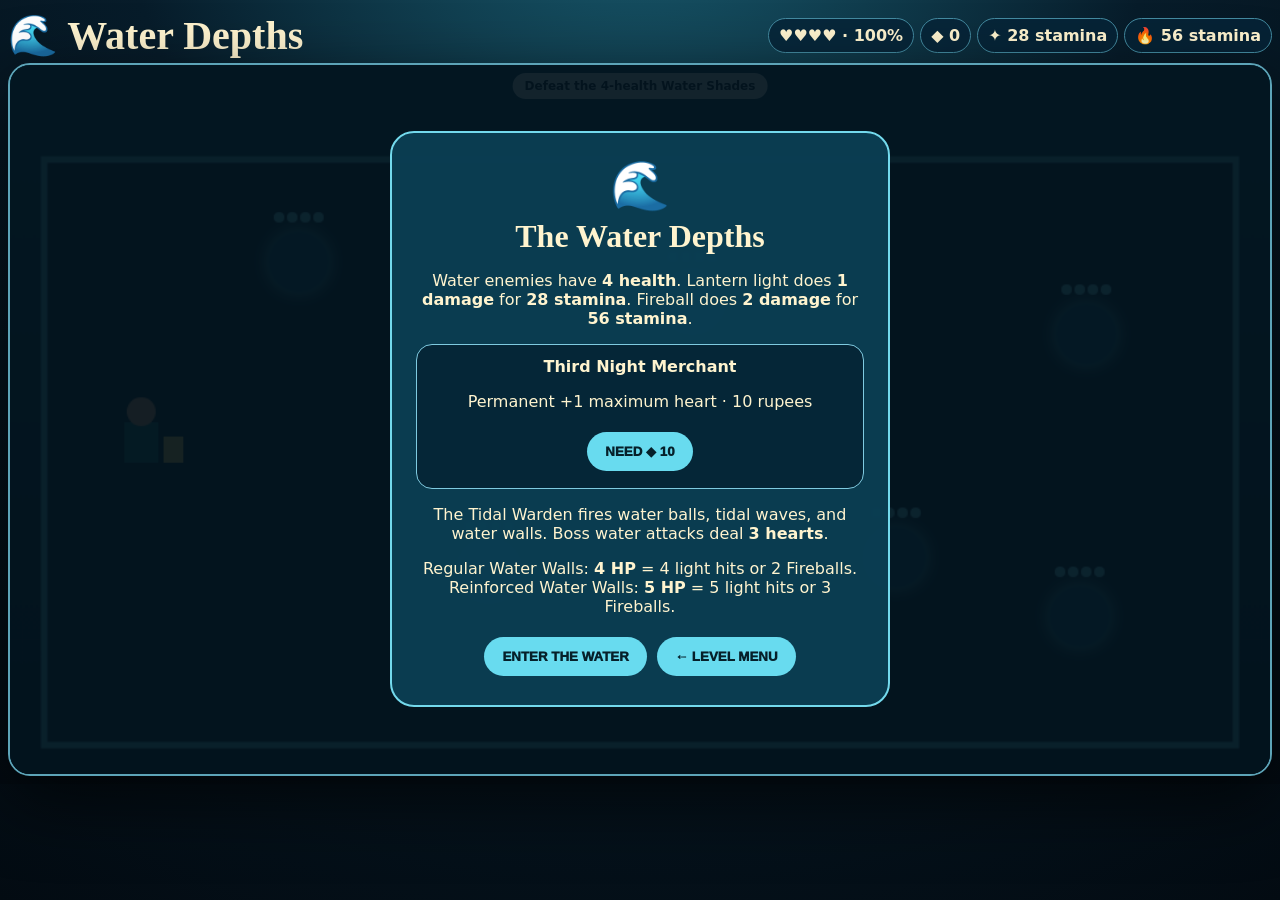
<file: water-depths/game.html>
<!doctype html><html lang="en"><head><meta charset="utf-8"><meta name="viewport" content="width=device-width,initial-scale=1,maximum-scale=1,user-scalable=no,viewport-fit=cover"><meta name="theme-color" content="#061c2b"><title>Lanternwood Quest — Water Depths</title><style>*{box-sizing:border-box}html,body{margin:0;min-height:100%;background:radial-gradient(circle at 50% -20%,#1a6074,#071c2a 46%,#030b12 100%);color:#fff4cf;font-family:system-ui,sans-serif}.wrap{width:min(100%,177.778dvh - 90px);margin:auto;padding:8px}.top{display:flex;justify-content:space-between;gap:10px;align-items:center}.top h1{font-family:Georgia,serif;margin:4px 0;font-size:clamp(1.45rem,4vw,2.5rem)}.stats{display:flex;gap:6px;flex-wrap:wrap;justify-content:flex-end}.pill{background:#062438dd;border:1px solid #438aa0;border-radius:999px;padding:7px 10px;font-weight:900}.game{position:relative;border:2px solid #5da4b8;border-radius:22px;overflow:hidden;background:#081d28;box-shadow:0 24px 70px #000a}.game canvas{display:block;width:100%;aspect-ratio:16/9;touch-action:none}.mission,.boss{position:absolute;left:50%;transform:translateX(-50%);z-index:3;background:#e4fbffec;color:#082739;border-radius:999px;padding:6px 12px;font-weight:900;font-size:.75rem}.mission{top:8px}.boss{top:42px;width:min(320px,62%);background:#03131ddd;color:#dffcff;border:1px solid #7edcf0}.boss i{display:block;background:#163a48;height:7px;border-radius:99px;overflow:hidden}.boss b{display:block;height:100%;background:#6de8ff}.overlay{position:absolute;inset:0;display:grid;place-items:center;background:#03121ceb;padding:14px;z-index:5}.panel{max-width:500px;text-align:center;background:#0b3e53f4;border:2px solid #73d9ec;border-radius:24px;padding:24px}.panel h2{font-family:Georgia,serif;font-size:2rem;margin:.25rem}.panel button{border:0;border-radius:999px;padding:12px 18px;margin:5px;background:#68dbef;color:#06202a;font-weight:950}.shop{margin:12px 0;padding:12px;border:1px solid #7fcae0;border-radius:16px;background:#052637}.mobile{display:none;position:absolute;inset:0;pointer-events:none}.joy{position:absolute;left:14px;bottom:14px;width:110px;height:110px;border-radius:50%;background:#053247aa;border:2px solid #9befff80;pointer-events:auto;touch-action:none}.knob{position:absolute;left:50%;top:50%;width:50px;height:50px;margin:-25px;border-radius:50%;background:#a8f4ffcc;border:2px solid white}.buttons{position:absolute;right:14px;bottom:16px;display:flex;gap:8px;pointer-events:auto}.buttons button{width:78px;height:78px;border-radius:50%;border:2px solid #fff8;background:#16485fdd;color:white;font-weight:950;touch-action:manipulation}.buttons .fire{background:#8c321edd}@media(pointer:coarse),(max-width:900px){.mobile{display:block}.wrap{width:100%;padding:4px}.top{font-size:.8rem}.mission{font-size:.65rem}}
</style></head><body><main class="wrap"><div class="top"><h1>🌊 Water Depths</h1><div class="stats"><span class="pill" id="hp"></span><span class="pill" id="rup"></span><span class="pill">✦ 28 stamina</span><span class="pill">🔥 56 stamina</span></div></div><section class="game"><canvas id="c" width="960" height="540"></canvas><div class="mission" id="mission">Defeat the 4-health Water Shades</div><div class="boss" id="bossbar" hidden>TIDAL WARDEN<i><b id="bf" style="width:100%"></b></i></div><div class="overlay" id="overlay"><div class="panel"><div style="font-size:3rem">🌊</div><h2>The Water Depths</h2><p>Water enemies have <b>4 health</b>. Lantern light does <b>1 damage</b> for <b>28 stamina</b>. Fireball does <b>2 damage</b> for <b>56 stamina</b>.</p><div class="shop"><b>Third Night Merchant</b><p>Permanent +1 maximum heart · 10 rupees</p><button id="buy">BUY HEART · ◆ 10</button></div><p>The Tidal Warden fires water balls, tidal waves, and water walls. Boss water attacks deal <b>3 hearts</b>.</p><p>Regular Water Walls: <b>4 HP</b> = 4 light hits or 2 Fireballs.<br>Reinforced Water Walls: <b>5 HP</b> = 5 light hits or 3 Fireballs.</p><button id="start">ENTER THE WATER</button><button id="back">← LEVEL MENU</button></div></div><div class="mobile"><div class="joy" id="joy"><div class="knob" id="knob"></div></div><div class="buttons"><button class="fire" id="fire">🔥<br>FIREBALL</button><button id="light">✦<br>LIGHT</button></div></div></section></main><script>(()=>{'use strict';const c=document.getElementById('c'),x=c.getContext('2d'),W=960,H=540,mission=document.getElementById('mission'),overlay=document.getElementById('overlay'),bossbar=document.getElementById('bossbar'),bf=document.getElementById('bf');let bonus=Math.max(0,+localStorage.getItem('lanternwood-heart-bonus')||0),bought={};try{bought=JSON.parse(localStorage.getItem('lanternwood-heart-bought')||'{}')||{}}catch{}let rupees=+localStorage.getItem('lanternwood-rupees')||0,maxHp=Math.max(4,3+bonus),hp=maxHp,stamina=100,running=false,last=performance.now(),bossOn=false,won=false,joy={x:0,y:0},keys=new Set(),shots=[],balls=[],waves=[],walls=[],rings=[];const p={x:100,y:285,inv:0};let enemies=[[220,150],[365,385],[520,180],[675,375],[820,205],[815,420]].map(v=>({x:v[0],y:v[1],hp:4,stun:0}));const boss={x:760,y:285,hp:48,max:48,stun:0,shot:1,burst:3.5,wave:3.2,wall:5};function save(){localStorage.setItem('lanternwood-heart-bonus',bonus);localStorage.setItem('lanternwood-heart-bought',JSON.stringify(bought));localStorage.setItem('lanternwood-rupees',rupees)}function ui(){document.getElementById('hp').textContent='♥'.repeat(Math.max(0,hp))+'♡'.repeat(Math.max(0,maxHp-hp))+' · '+Math.round(stamina)+'%';document.getElementById('rup').textContent='◆ '+rupees;bf.style.width=Math.max(0,boss.hp/boss.max*100)+'%';let b=document.getElementById('buy');b.disabled=bought[3]||rupees<10;b.textContent=bought[3]?'HEART OWNED ✓':rupees<10?'NEED ◆ '+(10-rupees):'BUY HEART · ◆ 10'}function d(a,b){return Math.hypot(a.x-b.x,a.y-b.y)}function hurt(n,msg){if(p.inv>0||!running)return;hp=Math.max(0,hp-n);p.inv=1.5;mission.textContent=msg;ui();if(hp<=0){running=false;overlay.hidden=false;overlay.querySelector('h2').textContent='Swept Away';overlay.querySelectorAll('p')[0].textContent='The Tidal Warden overwhelmed the lantern.';document.getElementById('start').textContent='TRY AGAIN';document.getElementById('start').onclick=()=>location.reload()}}function light(){if(!running||stamina<28)return;stamina-=28;rings.push({x:p.x,y:p.y,r:8,life:.45});for(const e of enemies)if(d(p,e)<145){e.hp-=1;e.stun=.65}for(const w of walls)if(Math.abs(p.x-w.x)<160&&(p.y<w.gap-w.gapH/2||p.y>w.gap+w.gapH/2))w.hp-=1;if(bossOn&&d(p,boss)<160)boss.hp-=1;mission.textContent='Lantern light: 1 damage · 28 stamina';ui()}function fire(){if(!running||stamina<56)return;stamina-=56;let target=[...enemies,bossOn?boss:null].filter(Boolean).sort((a,b)=>d(p,a)-d(p,b))[0],a=target?Math.atan2(target.y-p.y,target.x-p.x):0;shots.push({x:p.x,y:p.y,vx:Math.cos(a)*370,vy:Math.sin(a)*370,life:2.5});mission.textContent='Fireball: 2 damage · 56 stamina';ui()}function kill(){let n=0;enemies=enemies.filter(e=>{if(e.hp<=0){n+=2;return false}return true});if(n){rupees+=n;save()}walls=walls.filter(w=>w.hp>0&&w.life>0&&w.x>-80);if(!bossOn&&!enemies.length){bossOn=true;bossbar.hidden=false;mission.textContent='TIDAL WARDEN — survive the barrage!'}ui()}function update(dt){if(!running)return;p.inv=Math.max(0,p.inv-dt);stamina=Math.min(100,stamina+18*dt);let dx=joy.x,dy=joy.y;if(keys.has('a')||keys.has('arrowleft'))dx--;if(keys.has('d')||keys.has('arrowright'))dx++;if(keys.has('w')||keys.has('arrowup'))dy--;if(keys.has('s')||keys.has('arrowdown'))dy++;let m=Math.hypot(dx,dy)||1;p.x=Math.max(35,Math.min(W-35,p.x+dx/m*205*dt));p.y=Math.max(90,Math.min(H-35,p.y+dy/m*205*dt));for(const e of enemies){e.stun=Math.max(0,e.stun-dt);if(e.stun<=0){let a=Math.atan2(p.y-e.y,p.x-e.x);e.x+=Math.cos(a)*92*dt;e.y+=Math.sin(a)*92*dt;if(d(p,e)<32)hurt(1,'Water Shade hit!')}}for(const s of shots){s.x+=s.vx*dt;s.y+=s.vy*dt;s.life-=dt;let w=walls.find(w=>Math.abs(s.x-w.x)<w.w&&(s.y<w.gap-w.gapH/2||s.y>w.gap+w.gapH/2));if(w&&!s.hit){w.hp-=2;s.hit=true;s.life=0;continue}let e=enemies.find(e=>d(s,e)<28);if(e&&!s.hit){e.hp-=2;e.stun=.8;s.hit=true;s.life=0}else if(bossOn&&d(s,boss)<48&&!s.hit){boss.hp-=2;boss.stun=.3;s.hit=true;s.life=0}}shots=shots.filter(s=>s.life>0);kill();if(bossOn&&boss.hp>0){boss.stun=Math.max(0,boss.stun-dt);if(!boss.stun){let a=Math.atan2(p.y-boss.y,p.x-boss.x);boss.x+=Math.cos(a)*66*dt;boss.y+=Math.sin(a)*66*dt}boss.shot-=dt;boss.burst-=dt;boss.wave-=dt;boss.wall-=dt;if(boss.shot<=0){let a=Math.atan2(p.y-boss.y,p.x-boss.x);balls.push({x:boss.x,y:boss.y,vx:Math.cos(a)*215,vy:Math.sin(a)*215,life:5});boss.shot=.65}if(boss.burst<=0){let a=Math.atan2(p.y-boss.y,p.x-boss.x);[-.55,-.28,0,.28,.55].forEach(o=>balls.push({x:boss.x,y:boss.y,vx:Math.cos(a+o)*185,vy:Math.sin(a+o)*185,life:5}));boss.burst=3}if(boss.wave<=0){let dir=Math.random()<.5?1:-1;waves.push({y:dir>0?100:H-45,vy:dir*175,h:34,life:3.2,hit:false});boss.wave=3.6;mission.textContent='TIDAL WAVE — MOVE!'}if(boss.wall<=0){let h=Math.random()<.5?4:5;walls.push({x:W+55,vx:-155,w:34,gap:145+Math.random()*245,gapH:105,life:7,hp:h,max:h,hit:false});boss.wall=5.6;mission.textContent=h===5?'REINFORCED WATER WALL!':'WATER WALL!'}if(d(p,boss)<48)hurt(2,'Tidal Warden slam!')}for(const b of balls){b.x+=b.vx*dt;b.y+=b.vy*dt;b.life-=dt;if(d(p,b)<24&&!b.hit){b.hit=true;b.life=0;hurt(3,'WATER BALL! 3 hearts lost!')}}balls=balls.filter(b=>b.life>0);for(const w of waves){w.y+=w.vy*dt;w.life-=dt;if(!w.hit&&Math.abs(p.y-w.y)<w.h*.6){w.hit=true;hurt(3,'TIDAL WAVE! 3 hearts lost!')}}waves=waves.filter(w=>w.life>0);for(const w of walls){w.x+=w.vx*dt;w.life-=dt;if(!w.hit&&Math.abs(p.x-w.x)<w.w*.7&&Math.abs(p.y-w.gap)>w.gapH/2){w.hit=true;hurt(3,'WATER WALL! 3 hearts lost!')}}kill();if(bossOn&&boss.hp<=0&&!won){won=true;running=false;bossbar.hidden=true;rupees+=15;save();overlay.hidden=false;overlay.querySelector('h2').textContent='The Tidal Warden Falls!';overlay.querySelectorAll('p')[0].textContent='You broke the flood curse and defeated the hardest boss yet.';document.getElementById('start').textContent='PLAY LANTERNWOOD AGAIN';document.getElementById('start').onclick=()=>location.href='../'}ui()}function draw(){x.clearRect(0,0,W,H);let g=x.createLinearGradient(0,0,0,H);g.addColorStop(0,'#0a5369');g.addColorStop(1,'#062131');x.fillStyle=g;x.fillRect(0,0,W,H);x.fillStyle='#0a2d3d';x.fillRect(26,72,W-52,H-94);x.strokeStyle='#5bc7df';x.lineWidth=5;x.strokeRect(26,72,W-52,H-94);for(const e of enemies){x.fillStyle='#176c87';x.shadowColor='#5ee9ff';x.shadowBlur=15;x.beginPath();x.arc(e.x,e.y,23,0,Math.PI*2);x.fill();x.shadowBlur=0;for(let i=0;i<4;i++){x.fillStyle=i<e.hp?'#79efff':'#173747';x.beginPath();x.arc(e.x-15+i*10,e.y-34,4,0,Math.PI*2);x.fill()}}if(bossOn&&boss.hp>0){x.fillStyle='#053d55';x.shadowColor='#5de8ff';x.shadowBlur=28;x.beginPath();x.arc(boss.x,boss.y,48,0,Math.PI*2);x.fill();x.fillStyle='#8cf3ff';x.beginPath();x.moveTo(boss.x-34,boss.y-30);x.lineTo(boss.x-18,boss.y-65);x.lineTo(boss.x,boss.y-44);x.lineTo(boss.x+20,boss.y-68);x.lineTo(boss.x+36,boss.y-30);x.closePath();x.fill();x.shadowBlur=0}for(const s of shots){x.fillStyle='#ff7627';x.beginPath();x.arc(s.x,s.y,11,0,Math.PI*2);x.fill()}for(const b of balls){x.fillStyle='#65e8ff';x.beginPath();x.arc(b.x,b.y,13,0,Math.PI*2);x.fill()}for(const w of waves){x.fillStyle='#65e8ff88';x.fillRect(28,w.y-w.h,W-56,w.h*2)}for(const w of walls){x.fillStyle='#65e8ffbb';x.fillRect(w.x-w.w/2,76,w.w,w.gap-w.gapH/2-76);x.fillRect(w.x-w.w/2,w.gap+w.gapH/2,w.w,H-(w.gap+w.gapH/2)-22);x.fillStyle='#fff';x.font='900 11px system-ui';x.textAlign='center';x.fillText(w.hp+'/'+w.max,w.x,w.gap-w.gapH/2-7)}for(const r of rings){r.life-=.016;r.r+=8;x.strokeStyle='#ffe878bb';x.lineWidth=8;x.beginPath();x.arc(r.x,r.y,r.r,0,Math.PI*2);x.stroke()}rings=rings.filter(r=>r.life>0);x.save();x.translate(p.x,p.y);if(p.inv>0&&Math.floor(p.inv*10)%2===0)x.globalAlpha=.45;x.fillStyle='#1e7a7e';x.fillRect(-13,-13,26,31);x.fillStyle='#efb78d';x.beginPath();x.arc(0,-21,11,0,Math.PI*2);x.fill();x.fillStyle='#ffe56f';x.fillRect(17,-2,15,20);x.restore()}function loop(t){let dt=Math.min(.04,(t-last)/1000);last=t;update(dt);draw();requestAnimationFrame(loop)}requestAnimationFrame(loop);document.getElementById('buy').onclick=()=>{if(bought[3]||rupees<10)return;rupees-=10;bought[3]=true;bonus++;maxHp++;hp++;save();ui()};document.getElementById('start').onclick=()=>{overlay.hidden=true;running=true;last=performance.now()};document.getElementById('back').onclick=()=>location.href='../';addEventListener('keydown',e=>{let k=e.key.toLowerCase();keys.add(k);if(k===' '&&!e.repeat)light();if(k==='f'&&!e.repeat)fire()});addEventListener('keyup',e=>keys.delete(e.key.toLowerCase()));document.getElementById('light').onpointerdown=e=>{e.preventDefault();light()};document.getElementById('fire').onpointerdown=e=>{e.preventDefault();fire()};const j=document.getElementById('joy'),kn=document.getElementById('knob');let pid=null,cx=0,cy=0;j.onpointerdown=e=>{e.preventDefault();pid=e.pointerId;j.setPointerCapture(pid);let r=j.getBoundingClientRect();cx=r.left+r.width/2;cy=r.top+r.height/2;mv(e)};j.onpointermove=e=>{if(e.pointerId===pid)mv(e)};function mv(e){let a=e.clientX-cx,b=e.clientY-cy,m=Math.hypot(a,b);if(m>40){a=a/m*40;b=b/m*40}joy={x:a/40,y:b/40};kn.style.transform=`translate(${a}px,${b}px)`}function end(e){if(e.pointerId!==pid)return;pid=null;joy={x:0,y:0};kn.style.transform='translate(0,0)'}j.onpointerup=end;j.onpointercancel=end;ui()})();</script></body></html>
</file>
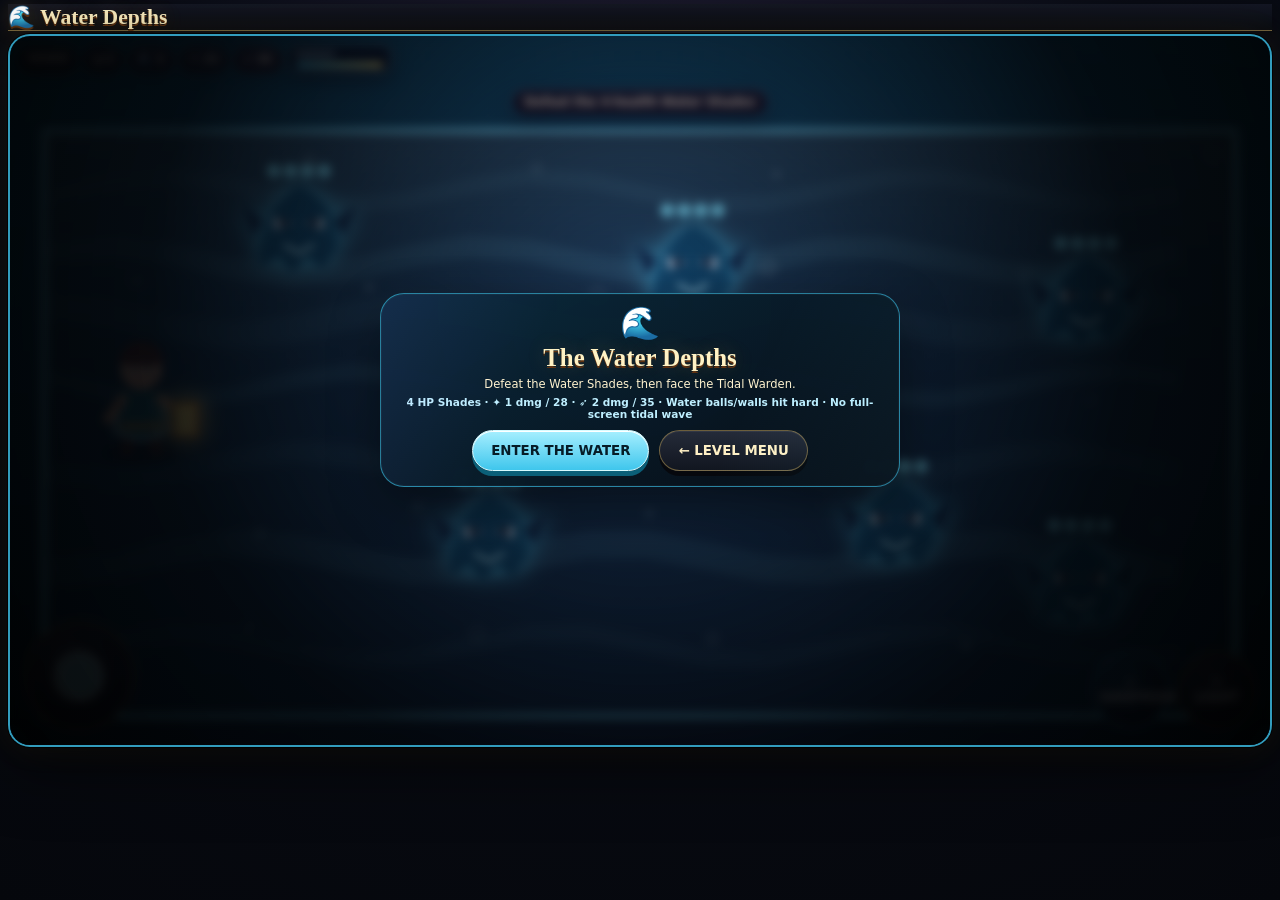
<file: water-depths/play.html>
<!doctype html>
<html lang="en">
<head>
<meta charset="utf-8">
<meta name="viewport" content="width=device-width,initial-scale=1,maximum-scale=1,user-scalable=no,viewport-fit=cover">
<meta name="theme-color" content="#061c2b">
<title>Lanternlight Quest — Water Depths</title>
<style>html,body{margin:0;width:100%;height:100%;overflow:hidden;background:#061c2b;color:#fff4cf;font-family:system-ui,sans-serif}#boot{position:fixed;inset:0;display:grid;place-items:center;font-weight:900}</style>
</head>
<body>
<div id="boot">Loading Water Depths…</div>
<script>
(function(){
'use strict';
fetch('./index.html?v=water-visuals-1',{cache:'no-store'}).then(function(r){
  if(!r.ok)throw new Error('Could not load Water Depths ('+r.status+')');
  return r.text();
}).then(function(html){
  /* Always load the newest shared theme. */
  html=html.replace('../portal-theme.js?v=3','../portal-theme.js?v=10');

  /* Draw-time scaling only: gameplay collision sizes are unchanged. */
  html=html.replace('var newEnemy="for(const e of enemies){x.save();x.translate(e.x,e.y);','var newEnemy="for(const e of enemies){x.save();x.translate(e.x,e.y);x.scale(1.28,1.28);');
  html=html.replace('var newBoss="if(bossOn&&boss.hp>0){x.save();x.translate(boss.x,boss.y);','var newBoss="if(bossOn&&boss.hp>0){x.save();x.translate(boss.x,boss.y);x.scale(1.15,1.15);');
  html=html.replace('var newPlayer="x.save();x.translate(p.x,p.y);','var newPlayer="x.save();x.translate(p.x,p.y);x.scale(1.42,1.42);');

  /* Add clearer cloak trim, belt and stronger hero silhouette. */
  html=html.replace("x.closePath();x.fill();x.strokeStyle='#e6ad80';x.lineWidth=5;","x.closePath();x.fill();x.strokeStyle='#9fe8ef';x.lineWidth=2;x.beginPath();x.moveTo(-11,-8);x.lineTo(-14,11);x.quadraticCurveTo(0,20,14,11);x.lineTo(11,-8);x.stroke();x.fillStyle='#d5a44a';x.fillRect(-11,7,22,3);x.strokeStyle='#e6ad80';x.lineWidth=5;");
  html=html.replace("x.fillStyle=p.inv>0?'#e8d4ff':'#fff7e7';x.beginPath();x.arc(-4,-21,2,0,Math.PI*2);x.arc(4,-21,2,0,Math.PI*2);x.fill();","x.fillStyle=p.inv>0?'#e8d4ff':'#fff7e7';x.beginPath();x.arc(-4,-21,2,0,Math.PI*2);x.arc(4,-21,2,0,Math.PI*2);x.fill();x.strokeStyle='#442b24';x.lineWidth=1.8;x.beginPath();x.moveTo(-8,-26);x.lineTo(-2,-24);x.moveTo(8,-26);x.lineTo(2,-24);x.stroke();");

  /* Remove the giant tidal-wave attack entirely. Waves expire instantly and are never drawn. */
  html=html.replace("for(const w of waves){w.y+=w.vy*dt;w.life-=dt;if(!w.hit&&Math.abs(p.y-w.y)<w.h*.34){w.hit=true;hurt(1,'TIDAL WAVE! 1 heart lost!')}}","for(const w of waves){w.life=-1}");
  html=html.replace(/var newWaveDraw="for\(const w of waves\)\{x\.save\(\);let yy=w\.y;[\s\S]*?x\.restore\(\)\}";/,'var newWaveDraw="for(const w of waves){}";');
  html=html.replace('Tidal wave costs 1 heart','No full-screen tidal wave');

  document.open();
  document.write(html);
  document.close();
}).catch(function(err){
  console.error(err);
  document.getElementById('boot').textContent='Water Depths could not start: '+(err&&err.message?err.message:err);
});
})();
</script>
</body>
</html>
</file>
